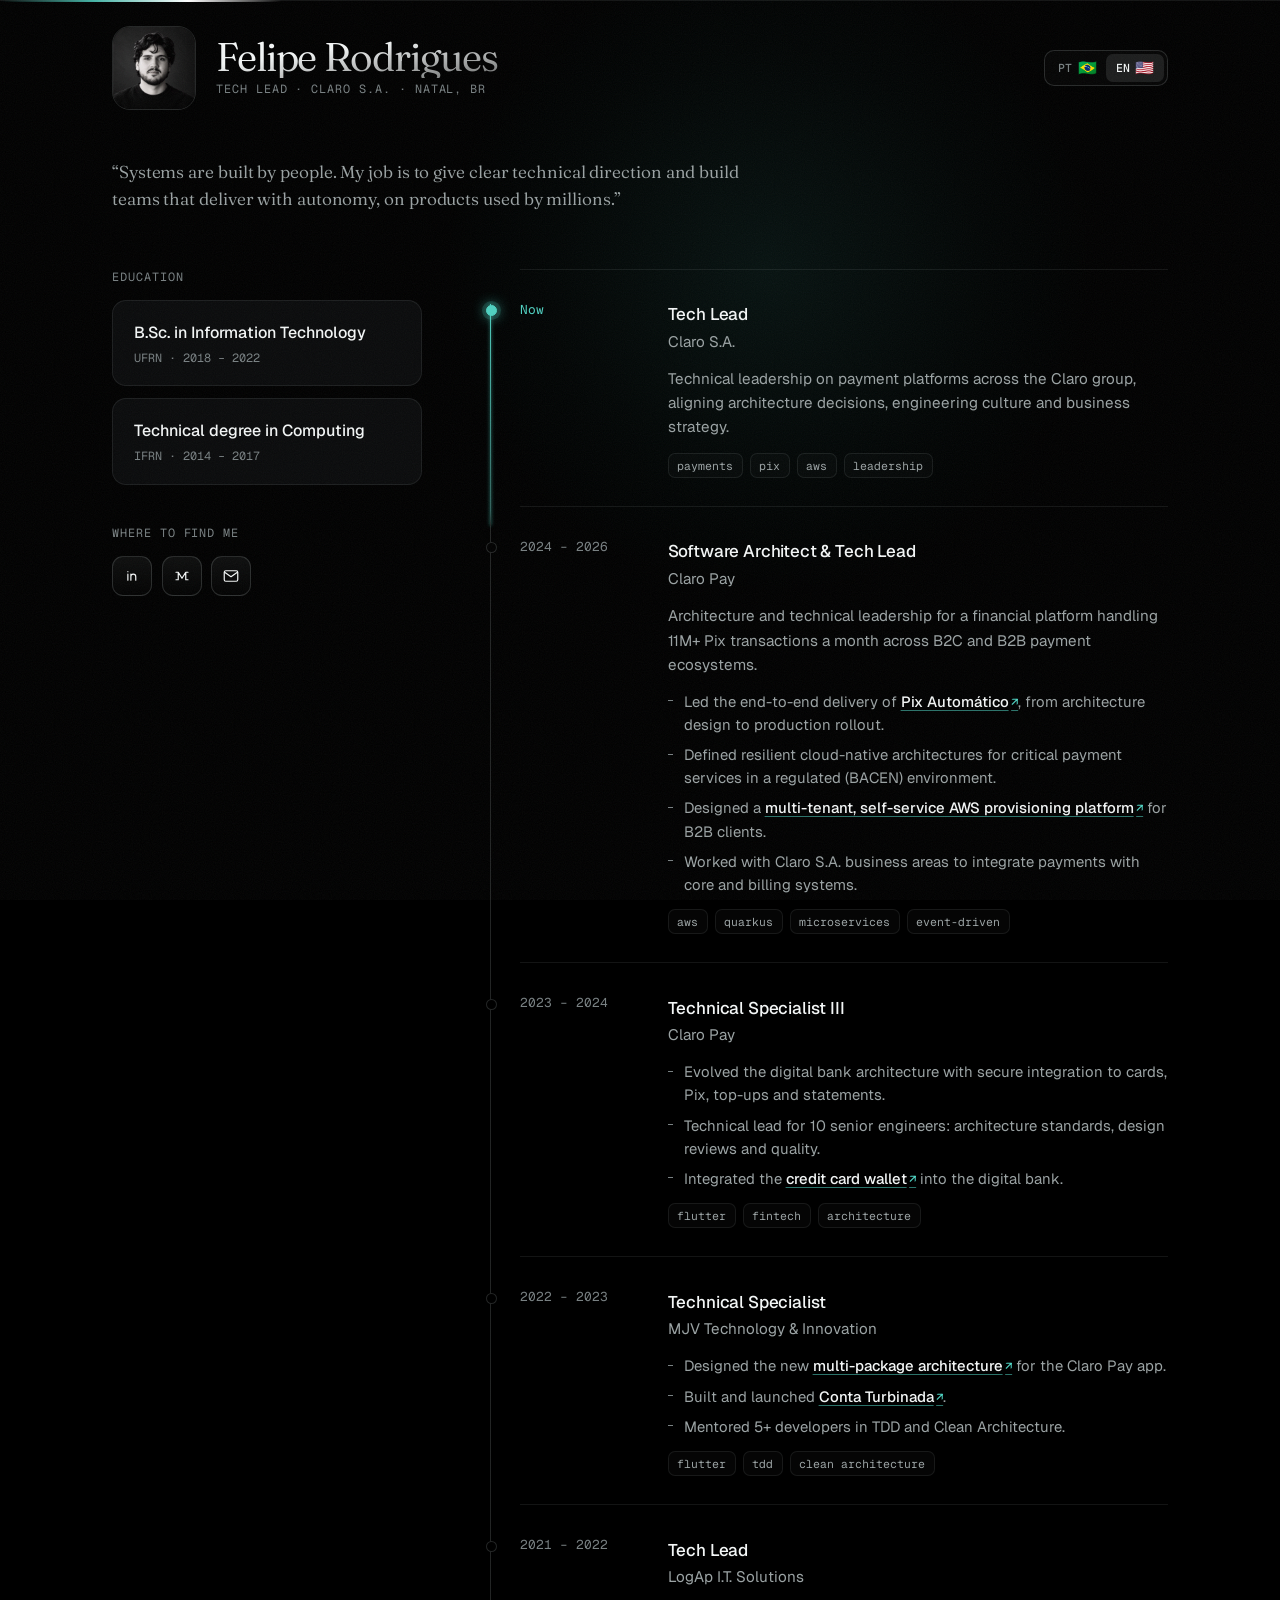
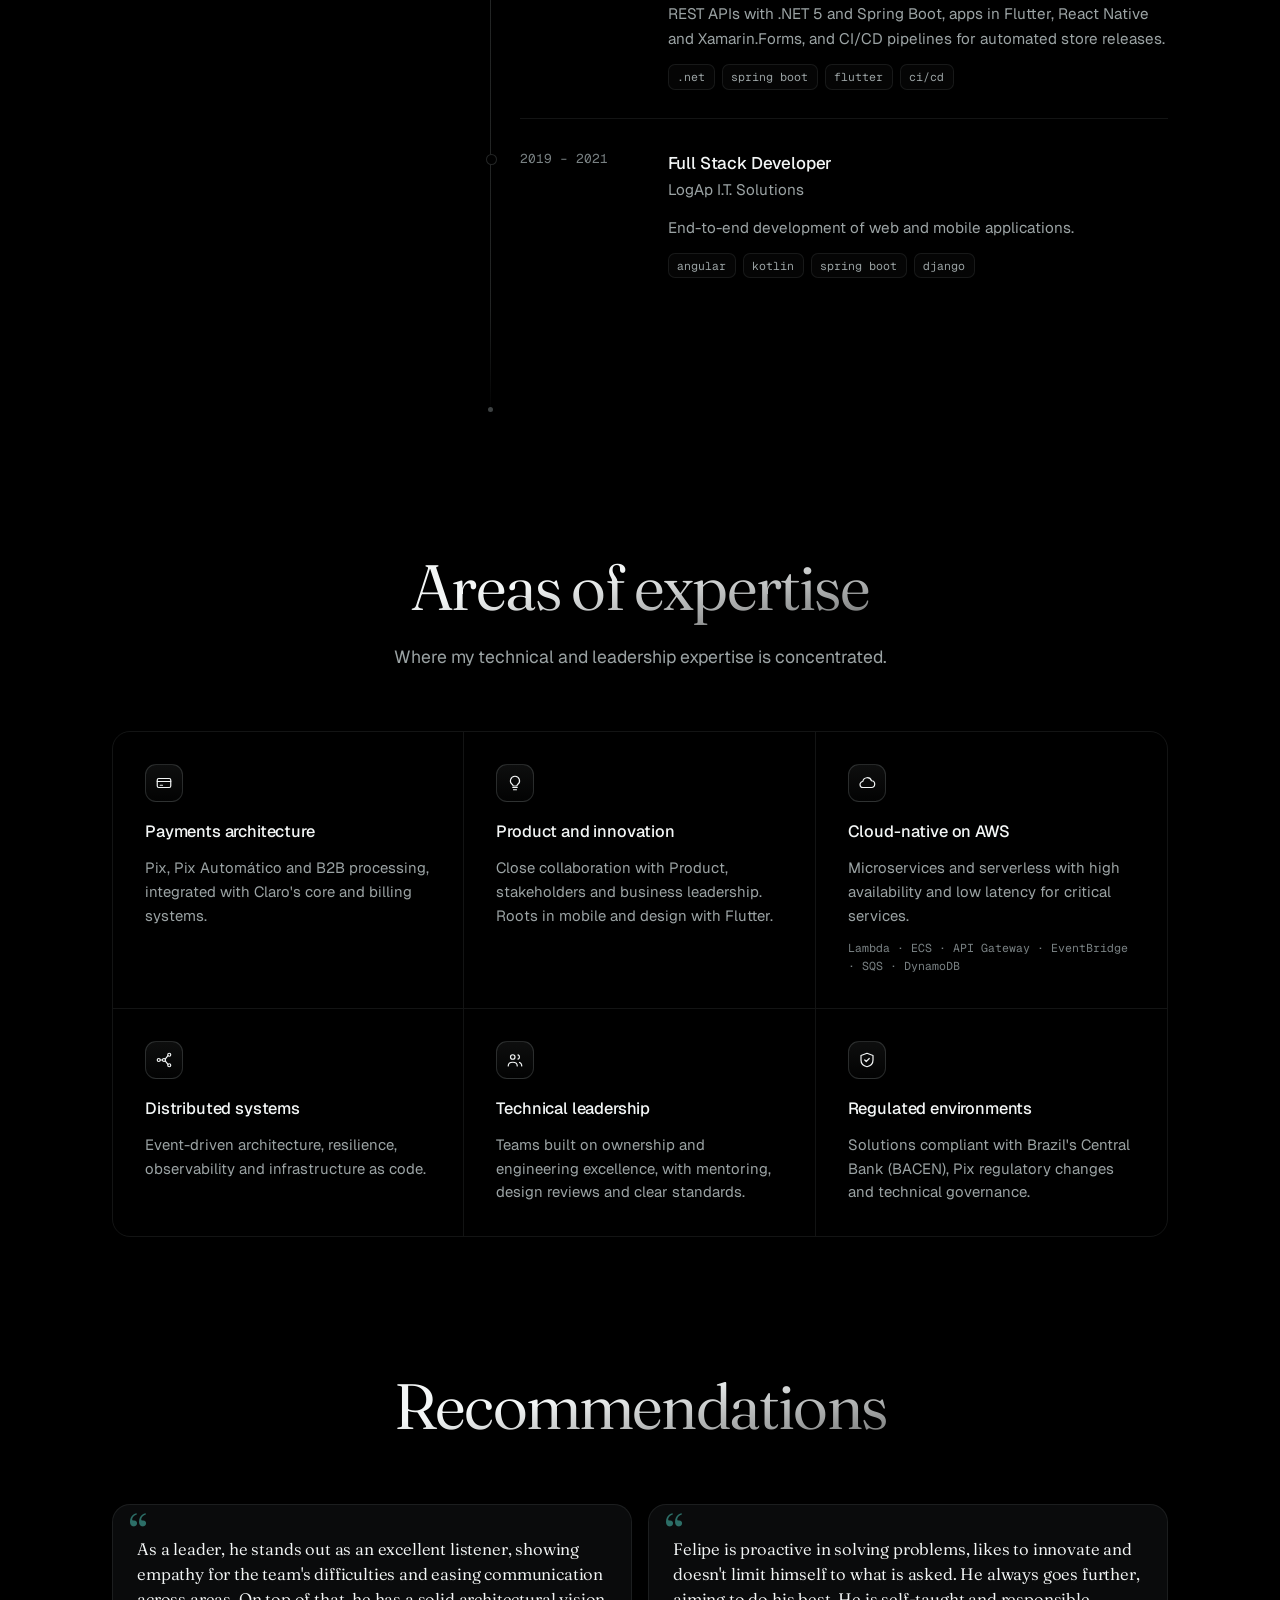
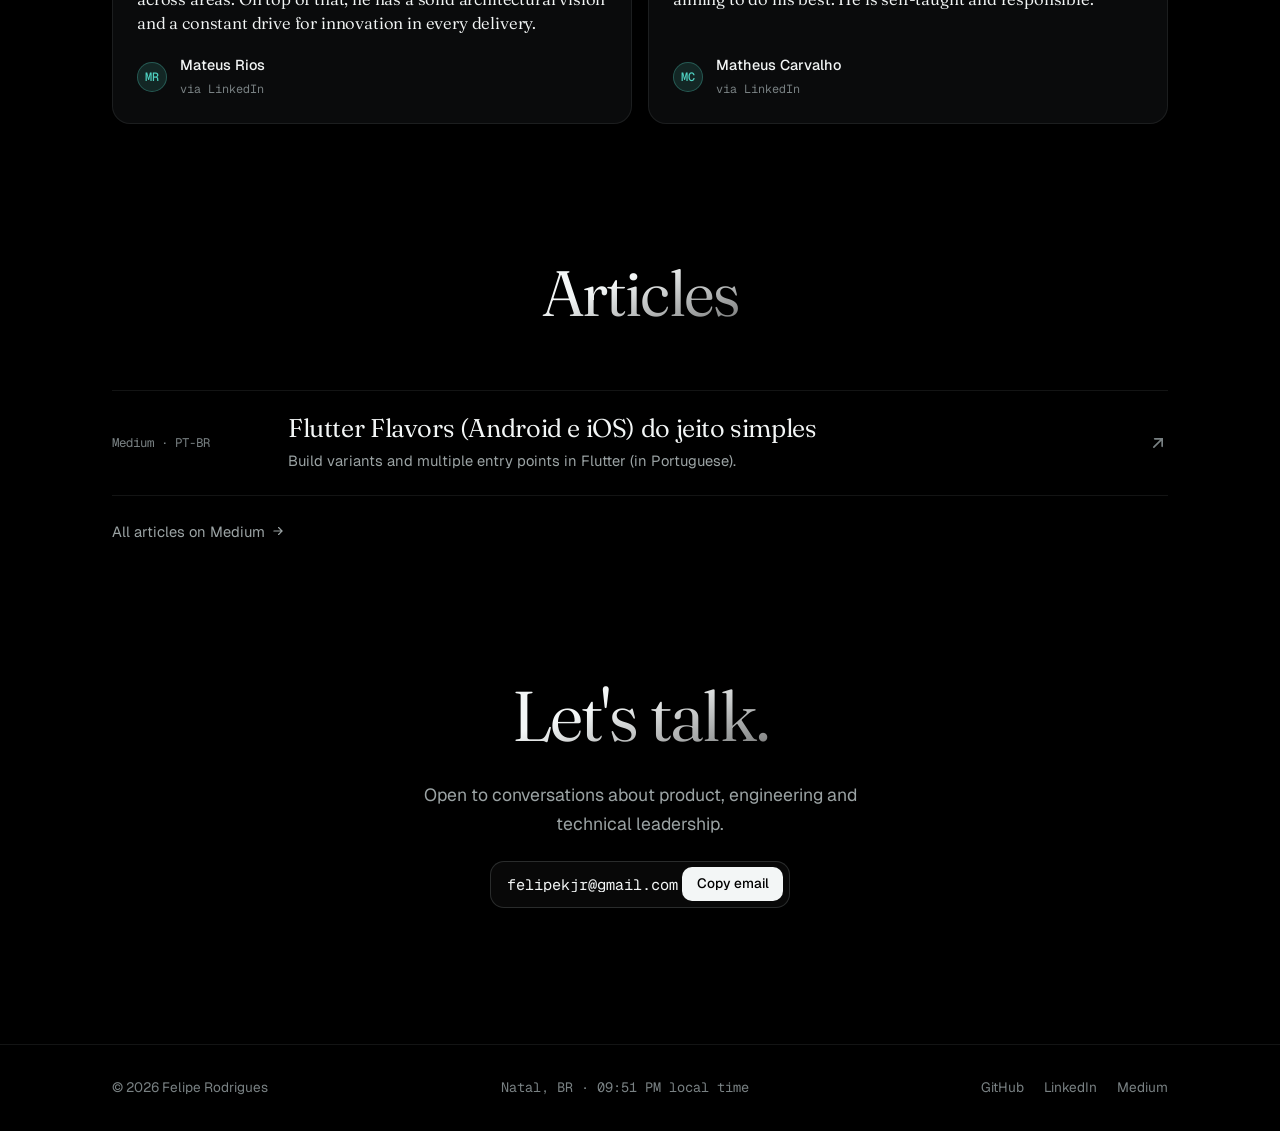
<file: index.html>
<!doctype html>
<html lang="pt-BR">
<head>
<meta charset="utf-8">
<meta name="viewport" content="width=device-width, initial-scale=1, viewport-fit=cover">
<meta name="description" content="Felipe Rodrigues, Líder Técnico na Claro S.A. Trajetória, áreas de atuação e contato.">
<meta property="og:title" content="Felipe Rodrigues · Líder Técnico">
<meta property="og:description" content="Líder técnico e arquiteto de software. Sistemas são construídos por pessoas: direção técnica clara e times que entregam com autonomia.">
<meta property="og:type" content="website">
<meta property="og:url" content="https://felipekjr.github.io/">
<meta name="theme-color" content="#000000">
<link rel="icon" href="data:image/svg+xml,%3Csvg xmlns='http://www.w3.org/2000/svg' viewBox='0 0 32 32'%3E%3Crect width='32' height='32' rx='8' fill='%23000'/%3E%3Ccircle cx='16' cy='16' r='7' fill='none' stroke='%234fd1c1' stroke-width='3'/%3E%3C/svg%3E">
<!-- page:start -->
<title>Felipe Rodrigues</title>
<link rel="preconnect" href="https://fonts.googleapis.com">
<link rel="preconnect" href="https://fonts.gstatic.com" crossorigin>
<link rel="stylesheet" href="https://fonts.googleapis.com/css2?family=Fraunces:ital,opsz,wght@0,9..144,300..600;1,9..144,300..600&family=Geist:wght@400;500;600&family=Geist+Mono:wght@400;500&display=swap">
<link rel="stylesheet" href="assets/style.css?v=14">
</head>
<body>
<div class="ambient" aria-hidden="true"><i class="ambient-glow"></i><i class="ambient-beam"></i></div>

<main>
  <header class="wrap masthead">
    <div class="who">
      <figure class="portrait"><img src="assets/felipe.jpg" alt="Foto de Felipe Rodrigues" width="480" height="480"></figure>
      <div>
        <h1 class="serif name-title">Felipe Rodrigues</h1>
        <p class="eyebrow role" data-i18n="role">Líder Técnico · Claro S.A. · Natal, BR</p>
      </div>
    </div>
    <div class="lang" role="group" aria-label="Idioma / Language">
      <button type="button" id="lang-pt" data-lang="pt" aria-pressed="true">PT<span class="flag" aria-hidden="true">🇧🇷</span></button>
      <button type="button" id="lang-en" data-lang="en" aria-pressed="false">EN<span class="flag" aria-hidden="true">🇺🇸</span></button>
    </div>
    <p class="bio" data-i18n="about.q">“Sistemas são construídos por pessoas. Meu trabalho é dar direção técnica clara e formar times que entregam com autonomia, em produtos usados por milhões.”</p>
  </header>

  <!-- Career: intro on the left, timeline on the right -->
  <section class="block intro" id="trajetoria">
    <div class="wrap xp-grid">
      <aside class="xp-side">
        <span class="eyebrow" data-i18n="side.edu">Formação</span>
        <ul class="edu-grid">
          <li><span class="t" data-i18n="e1.t">Bacharelado em Tecnologia da Informação</span><span class="d">UFRN · 2018 – 2022</span></li>
          <li><span class="t" data-i18n="e2.t">Técnico em Informática</span><span class="d">IFRN · 2014 – 2017</span></li>
        </ul>

        <span class="eyebrow find-title" data-i18n="side.find">Onde me encontrar</span>
        <ul class="find">
          <li><a class="ico" href="https://www.linkedin.com/in/felipekjr/" target="_blank" rel="noopener" aria-label="LinkedIn" title="LinkedIn"><svg viewBox="0 0 24 24"><path d="M6.5 9.5v8M6.5 6.2v.1M10.5 17.5v-8M10.5 12.8c0-1.9 1.3-3.3 3.2-3.3 2 0 3.3 1.4 3.3 3.5v4.5"/></svg></a></li>
          <li><a class="ico" href="https://medium.com/@felipekjr" target="_blank" rel="noopener" aria-label="Medium" title="Medium"><svg viewBox="0 0 24 24"><path d="M4 7h3l5 8 5-8h3M7 7v10M17 7v10M4 17h3M17 17h3"/></svg></a></li>
          <li><button class="ico" type="button" id="copy-email-side" aria-label="Copiar e-mail" title="felipekjr@gmail.com"><svg viewBox="0 0 24 24"><rect x="3" y="5" width="18" height="14" rx="2"/><path d="m3.5 7 8.5 6 8.5-6"/></svg><span class="tip" data-i18n="cta.copied">Copiado!</span></button></li>
        </ul>
      </aside>

      <ol class="tl" id="timeline">
        <li>
          <div class="when"><span class="now" data-i18n="xp.now">Atual</span></div>
          <div class="main">
            <div class="who"><span class="role" data-i18n="x1.role">Líder Técnico</span><span class="org">Claro S.A.</span></div>
            <p data-i18n="x1.d">Liderança técnica em plataformas de pagamento do grupo Claro, alinhando decisões de arquitetura, cultura de engenharia e estratégia de negócio.</p>
            <ul class="tags"><li>payments</li><li>pix</li><li>aws</li><li data-i18n="tag.lead">liderança</li></ul>
          </div>
        </li>
        <li>
          <div class="when">2024 – 2026</div>
          <div class="main">
            <div class="who"><span class="role" data-i18n="x2.role">Arquiteto de Software e Tech Lead</span><span class="org">Claro Pay</span></div>
            <p data-i18n="x2.d">Arquitetura e liderança técnica de uma plataforma financeira com 11M+ transações Pix por mês, em ecossistemas de pagamento B2C e B2B.</p>
            <ul class="pts" data-i18n="x2.pts">
              <li>Liderou a implementação end-to-end do <a class="ini" href="iniciativas/pix-automatico.html">Pix Automático</a>, do desenho da arquitetura ao rollout em produção.</li>
              <li>Definiu arquiteturas cloud-native resilientes para serviços críticos de pagamento em ambiente regulado (BACEN).</li>
              <li>Projetou uma <a class="ini" href="iniciativas/multi-tenant.html">plataforma multi-tenant de auto-provisionamento AWS</a> para clientes B2B.</li>
              <li>Atuou junto às áreas de negócio da Claro S.A., integrando pagamentos aos sistemas core e faturadores.</li>
            </ul>
            <ul class="tags"><li>aws</li><li>quarkus</li><li>microservices</li><li>event-driven</li></ul>
          </div>
        </li>
        <li>
          <div class="when">2023 – 2024</div>
          <div class="main">
            <div class="who"><span class="role" data-i18n="x3.role">Especialista Técnico III</span><span class="org">Claro Pay</span></div>
            <ul class="pts" data-i18n="x3.pts">
              <li>Evoluiu a arquitetura do banco digital, com integração segura a cartão, Pix, recarga e extrato.</li>
              <li>Liderança técnica de 10 engenheiros sêniores: padrões arquiteturais, design reviews e qualidade.</li>
              <li>Integração da <a class="ini" href="iniciativas/carteira-cartoes.html">carteira de cartões de crédito</a> ao banco digital.</li>
            </ul>
            <ul class="tags"><li>flutter</li><li>fintech</li><li>architecture</li></ul>
          </div>
        </li>
        <li>
          <div class="when">2022 – 2023</div>
          <div class="main">
            <div class="who"><span class="role" data-i18n="x4.role">Especialista Técnico</span><span class="org">MJV Technology &amp; Innovation</span></div>
            <ul class="pts" data-i18n="x4.pts">
              <li>Desenhou a nova <a class="ini" href="iniciativas/multi-package.html">arquitetura multi-package</a> do app Claro Pay.</li>
              <li>Desenvolveu e lançou a <a class="ini" href="iniciativas/conta-turbinada.html">Conta Turbinada</a>.</li>
              <li>Mentorou mais de 5 desenvolvedores em TDD e Clean Architecture.</li>
            </ul>
            <ul class="tags"><li>flutter</li><li>tdd</li><li>clean architecture</li></ul>
          </div>
        </li>
        <li>
          <div class="when">2021 – 2022</div>
          <div class="main">
            <div class="who"><span class="role" data-i18n="x5.role">Líder Técnico</span><span class="org">LogAp I.T. Solutions</span></div>
            <p data-i18n="x5.d">APIs REST com .NET 5 e Spring Boot, apps em Flutter, React Native e Xamarin.Forms, e pipelines de CI/CD para publicação automatizada nas lojas.</p>
            <ul class="tags"><li>.net</li><li>spring boot</li><li>flutter</li><li>ci/cd</li></ul>
          </div>
        </li>
        <li>
          <div class="when">2019 – 2021</div>
          <div class="main">
            <div class="who"><span class="role" data-i18n="x6.role">Desenvolvedor Full Stack</span><span class="org">LogAp I.T. Solutions</span></div>
            <p data-i18n="x6.d">Desenvolvimento de ponta a ponta de aplicações web e mobile.</p>
            <ul class="tags"><li>angular</li><li>kotlin</li><li>spring boot</li><li>django</li></ul>
          </div>
        </li>
      </ol>
    </div>
  </section>

  <!-- Expertise -->
  <section class="block" id="atuacao" style="padding-top:0">
    <div class="wrap">
      <div class="head center reveal">
        <h2 class="serif" data-i18n="exp.title">Áreas de atuação</h2>
        <p class="lede" data-i18n="exp.lede">Onde concentro minha especialidade técnica e de liderança.</p>
      </div>
      <div class="grid-6 reveal">
        <div class="cell spot">
          <span class="ico" aria-hidden="true"><svg viewBox="0 0 24 24"><rect x="3" y="6" width="18" height="12" rx="2"/><path d="M3 10h18"/><path d="M7 15h3"/></svg></span>
          <h3 data-i18n="c1.t">Arquitetura de pagamentos</h3>
          <p data-i18n="c1.d">Pix, Pix Automático e processamento B2B, integrados aos sistemas core e faturadores da Claro.</p>
        </div>
        <div class="cell spot">
          <span class="ico" aria-hidden="true"><svg viewBox="0 0 24 24"><path d="M9 18h6"/><path d="M10 21h4"/><path d="M12 3a6 6 0 0 0-3.5 10.9c.6.5 1 1.2 1 2.1h5c0-.9.4-1.6 1-2.1A6 6 0 0 0 12 3Z"/></svg></span>
          <h3 data-i18n="c6.t">Produto e inovação</h3>
          <p data-i18n="c6.d">Colaboração próxima com Produto, stakeholders e negócio. Origem em mobile e design com Flutter.</p>
        </div>
        <div class="cell spot">
          <span class="ico" aria-hidden="true"><svg viewBox="0 0 24 24"><path d="M7 18a4 4 0 0 1-.6-8A6 6 0 0 1 18 9a4.5 4.5 0 0 1-.5 9H7Z"/></svg></span>
          <h3 data-i18n="c2.t">Cloud-native na AWS</h3>
          <p data-i18n="c2.d">Microsserviços e serverless com alta disponibilidade e baixa latência para serviços críticos.</p>
          <span class="stack">Lambda · ECS · API Gateway · EventBridge · SQS · DynamoDB</span>
        </div>
        <div class="cell spot">
          <span class="ico" aria-hidden="true"><svg viewBox="0 0 24 24"><circle cx="5" cy="12" r="2"/><circle cx="19" cy="5" r="2"/><circle cx="19" cy="19" r="2"/><circle cx="12" cy="12" r="2"/><path d="M7 12h3M13.6 10.8 17.3 6.3M13.6 13.2l3.7 4.5"/></svg></span>
          <h3 data-i18n="c3.t">Sistemas distribuídos</h3>
          <p data-i18n="c3.d">Arquitetura orientada a eventos, resiliência, observabilidade e infraestrutura como código.</p>
        </div>
        <div class="cell spot">
          <span class="ico" aria-hidden="true"><svg viewBox="0 0 24 24"><circle cx="9" cy="8" r="3"/><path d="M3 20c0-3.3 2.7-5 6-5s6 1.7 6 5"/><path d="M16 5.2a3 3 0 0 1 0 5.6"/><path d="M18 15.3c1.8.6 3 2 3 4.7"/></svg></span>
          <h3 data-i18n="c5.t">Liderança técnica</h3>
          <p data-i18n="c5.d">Times construídos sobre ownership e excelência técnica, com mentoria, design reviews e padrões claros.</p>
        </div>
        <div class="cell spot">
          <span class="ico" aria-hidden="true"><svg viewBox="0 0 24 24"><path d="M12 3 4 6v6c0 4.5 3.4 8 8 9 4.6-1 8-4.5 8-9V6l-8-3Z"/><path d="m9 12 2 2 4-4"/></svg></span>
          <h3 data-i18n="c4.t">Ambientes regulados</h3>
          <p data-i18n="c4.d">Soluções aderentes ao BACEN, adequações regulatórias do Pix e governança técnica.</p>
        </div>
      </div>
    </div>
  </section>

  <!-- Recommendations -->
  <section class="block" id="recomendacoes" style="padding-top:0">
    <div class="wrap">
      <div class="head center reveal">
        <h2 class="serif" data-i18n="rec.title">Recomendações</h2>
      </div>
      <div class="quotes">
        <figure class="quote spot reveal">
          <blockquote data-i18n="q1">Como líder, destaca-se por ser um excelente ouvinte, demonstrando empatia pelas dificuldades do time e facilitando a comunicação entre diferentes áreas. Aliado a isso, possui uma visão arquitetural de software sólida e uma busca constante por inovação a cada entrega.</blockquote>
          <figcaption><span class="av" aria-hidden="true">MR</span><div><b>Mateus Rios</b><span data-i18n="rec.via">via LinkedIn</span></div></figcaption>
        </figure>
        <figure class="quote spot reveal">
          <blockquote data-i18n="q2">O Felipe é pró-ativo na resolução de problemas, gosta de inovar e não se atém ao que é pedido, sempre vai além, buscando fazer o melhor. É autodidata e responsável.</blockquote>
          <figcaption><span class="av" aria-hidden="true">MC</span><div><b>Matheus Carvalho</b><span data-i18n="rec.via">via LinkedIn</span></div></figcaption>
        </figure>
      </div>
      <p class="quote-note" hidden></p>
    </div>
  </section>

  <!-- Articles -->
  <section class="block" id="artigos" style="padding-top:0">
    <div class="wrap reveal">
      <div class="head center">
        <h2 class="serif" data-i18n="os.title">Artigos</h2>
      </div>
      <div class="rows">
        <a class="row" href="https://medium.com/@felipekjr/variantes-de-build-com-flutter-android-e-ios-a5552bb429ae" target="_blank" rel="noopener">
          <span class="kind">Medium · PT-BR</span>
          <div><div class="t">Flutter Flavors (Android e iOS) do jeito simples</div><div class="d" data-i18n="os.a1">Variantes de build e múltiplos pontos de entrada no Flutter.</div></div>
          <svg viewBox="0 0 24 24" fill="none" stroke="currentColor" stroke-width="2" stroke-linecap="round" aria-hidden="true"><path d="M7 17 17 7M8 7h9v9"/></svg>
        </a>
      </div>
      <a class="more" href="https://medium.com/@felipekjr" target="_blank" rel="noopener"><span data-i18n="os.more">Todos os artigos no Medium</span> <svg viewBox="0 0 24 24" fill="none" stroke="currentColor" stroke-width="2" stroke-linecap="round" aria-hidden="true"><path d="M5 12h14M13 6l6 6-6 6"/></svg></a>
    </div>
  </section>

  <!-- Contact -->
  <section class="block talk" id="contato" style="padding-top:0">
    <div class="wrap talk-inner">
      <h2 class="serif" data-i18n="cta.title">Vamos conversar.</h2>
      <p class="lede" data-i18n="cta.lede">Aberto a conversas sobre produto, engenharia e liderança técnica.</p>
      <div class="email">
        <span id="email-text">felipekjr@gmail.com</span>
        <button class="btn btn-primary btn-sm" id="copy-email" type="button" data-i18n="cta.copy">Copiar e-mail</button>
      </div>
      <span class="sr-status" id="status" role="status" aria-live="polite"></span>
    </div>
  </section>
</main>

<footer>
  <div class="wrap foot">
    <span>© <span id="year">2026</span> Felipe Rodrigues</span>
    <span class="clock" id="clock">Natal, BR</span>
    <nav aria-label="Social">
      <a href="https://github.com/felipekjr" target="_blank" rel="noopener">GitHub</a>
      <a href="https://www.linkedin.com/in/felipekjr/" target="_blank" rel="noopener">LinkedIn</a>
      <a href="https://medium.com/@felipekjr" target="_blank" rel="noopener">Medium</a>
    </nav>
  </div>
</footer>

<script>

(() => {
  const $ = (s, r = document) => r.querySelector(s);
  const $$ = (s, r = document) => [...r.querySelectorAll(s)];

  const EN = {
    "about.q": "“Systems are built by people. My job is to give clear technical direction and build teams that deliver with autonomy, on products used by millions.”",
    "role": "Tech Lead · Claro S.A. · Natal, BR",
    "exp.title": "Areas of expertise",
    "exp.lede": "Where my technical and leadership expertise is concentrated.",
    "c1.t": "Payments architecture", "c1.d": "Pix, Pix Automático and B2B processing, integrated with Claro's core and billing systems.",
    "c2.t": "Cloud-native on AWS", "c2.d": "Microservices and serverless with high availability and low latency for critical services.",
    "c3.t": "Distributed systems", "c3.d": "Event-driven architecture, resilience, observability and infrastructure as code.",
    "c4.t": "Regulated environments", "c4.d": "Solutions compliant with Brazil's Central Bank (BACEN), Pix regulatory changes and technical governance.",
    "c5.t": "Technical leadership", "c5.d": "Teams built on ownership and engineering excellence, with mentoring, design reviews and clear standards.",
    "c6.t": "Product and innovation", "c6.d": "Close collaboration with Product, stakeholders and business leadership. Roots in mobile and design with Flutter.",
    "xp.now": "Now", "tag.lead": "leadership",
    "e1.t": "B.Sc. in Information Technology", "e2.t": "Technical degree in Computing",
    "side.edu": "Education", "side.find": "Where to find me", "find.mail": "Email",
    "x1.role": "Tech Lead", "x1.d": "Technical leadership on payment platforms across the Claro group, aligning architecture decisions, engineering culture and business strategy.",
    "x2.role": "Software Architect & Tech Lead", "x2.d": "Architecture and technical leadership for a financial platform handling 11M+ Pix transactions a month across B2C and B2B payment ecosystems.",
    "x2.pts": "<li>Led the end-to-end delivery of <a class=\"ini\" href=\"iniciativas/pix-automatico.html\">Pix Automático</a>, from architecture design to production rollout.</li><li>Defined resilient cloud-native architectures for critical payment services in a regulated (BACEN) environment.</li><li>Designed a <a class=\"ini\" href=\"iniciativas/multi-tenant.html\">multi-tenant, self-service AWS provisioning platform</a> for B2B clients.</li><li>Worked with Claro S.A. business areas to integrate payments with core and billing systems.</li>",
    "x3.role": "Technical Specialist III",
    "x3.pts": "<li>Evolved the digital bank architecture with secure integration to cards, Pix, top-ups and statements.</li><li>Technical lead for 10 senior engineers: architecture standards, design reviews and quality.</li><li>Integrated the <a class=\"ini\" href=\"iniciativas/carteira-cartoes.html\">credit card wallet</a> into the digital bank.</li>",
    "x4.role": "Technical Specialist",
    "x4.pts": "<li>Designed the new <a class=\"ini\" href=\"iniciativas/multi-package.html\">multi-package architecture</a> for the Claro Pay app.</li><li>Built and launched <a class=\"ini\" href=\"iniciativas/conta-turbinada.html\">Conta Turbinada</a>.</li><li>Mentored 5+ developers in TDD and Clean Architecture.</li>",
    "x5.role": "Tech Lead", "x5.d": "REST APIs with .NET 5 and Spring Boot, apps in Flutter, React Native and Xamarin.Forms, and CI/CD pipelines for automated store releases.",
    "x6.role": "Full Stack Developer", "x6.d": "End-to-end development of web and mobile applications.",
    "rec.title": "Recommendations",
    "q1": "As a leader, he stands out as an excellent listener, showing empathy for the team's difficulties and easing communication across areas. On top of that, he has a solid architectural vision and a constant drive for innovation in every delivery.",
    "q2": "Felipe is proactive in solving problems, likes to innovate and doesn't limit himself to what is asked. He always goes further, aiming to do his best. He is self-taught and responsible.",
    "rec.via": "via LinkedIn",
    "os.title": "Articles",
    "os.a1": "Build variants and multiple entry points in Flutter (in Portuguese).",
    "os.more": "All articles on Medium",
    "cta.title": "Let's talk.",
    "cta.lede": "Open to conversations about product, engineering and technical leadership.",
    "cta.copy": "Copy email", "cta.copied": "Copied!"
  };

  const nodes = $$("[data-i18n]");
  const PT = Object.fromEntries(nodes.map(n => [n.dataset.i18n, n.innerHTML]));
  PT["cta.copied"] = "Copiado!";
  let lang = "pt";
  const T = (k) => (lang === "en" ? EN : PT)[k];

  // Local time in Natal
  const clock = $("#clock");
  const tick = () => {
    try {
      const t = new Intl.DateTimeFormat(lang === "en" ? "en-US" : "pt-BR", { timeZone: "America/Fortaleza", hour: "2-digit", minute: "2-digit" }).format(new Date());
      clock.textContent = "Natal, BR · " + t + (lang === "en" ? " local time" : " horário local");
    } catch (e) {}
  };
  setInterval(tick, 30000);
  $("#year").textContent = new Date().getFullYear();

  const setLang = (l) => {
    lang = l;
    const dict = l === "en" ? EN : PT;
    nodes.forEach(n => { const v = dict[n.dataset.i18n]; if (v != null) n.innerHTML = v; });
    document.documentElement.lang = l === "en" ? "en" : "pt-BR";
    $$(".lang button").forEach(b => b.setAttribute("aria-pressed", String(b.dataset.lang === l)));
    try { localStorage.setItem("lang", l); } catch (e) {}
    tick();
  };
  let saved = null;
  try { saved = localStorage.getItem("lang"); } catch (e) {}
  const initial = saved === "en" || saved === "pt" ? saved : ((navigator.language || "pt").toLowerCase().startsWith("pt") ? "pt" : "en");
  $$(".lang button").forEach(b => b.addEventListener("click", () => setLang(b.dataset.lang)));

  /* ================= Timeline progress ================= */
  const tl = $("#timeline");
  const items = $$("#timeline > li");
  let tlQueued = false;
  const tlUpdate = () => {
    tlQueued = false;
    const r = tl.getBoundingClientRect();
    const mark = window.innerHeight * .55;
    tl.style.setProperty("--fill", Math.max(0, Math.min(1, (mark - r.top) / r.height)).toFixed(4));
    items.forEach(li => li.classList.toggle("on", li.getBoundingClientRect().top + 36 < mark));
  };
  window.addEventListener("scroll", () => { if (!tlQueued) { tlQueued = true; requestAnimationFrame(tlUpdate); } }, { passive: true });
  tlUpdate();

  /* ================= Clipboard ================= */
  const status = $("#status");
  const selectText = (el) => { const r = document.createRange(); r.selectNodeContents(el); const s = window.getSelection(); s.removeAllRanges(); s.addRange(r); };
  const copy = (text, el) => {
    if (navigator.clipboard && navigator.clipboard.writeText) {
      return navigator.clipboard.writeText(text).then(() => { status.textContent = T("cta.copied"); return true; }).catch(() => { selectText(el); return false; });
    }
    selectText(el); return Promise.resolve(false);
  };
  const sideBtn = $("#copy-email-side");
  sideBtn.addEventListener("click", () => {
    copy("felipekjr@gmail.com", $("#email-text")).then(ok => {
      if (!ok) return;
      sideBtn.classList.add("done");
      setTimeout(() => sideBtn.classList.remove("done"), 1600);
    });
  });
  const emailBtn = $("#copy-email");
  emailBtn.addEventListener("click", () => {
    const el = $("#email-text");
    copy(el.textContent.trim(), el).then(ok => {
      if (!ok) return;
      emailBtn.textContent = T("cta.copied");
      setTimeout(() => { emailBtn.textContent = T("cta.copy"); }, 1800);
    });
  });
  /* ================= Spotlight ================= */
  $$(".spot").forEach(el => {
    el.addEventListener("pointermove", (e) => {
      const r = el.getBoundingClientRect();
      el.style.setProperty("--mx", (e.clientX - r.left) + "px");
      el.style.setProperty("--my", (e.clientY - r.top) + "px");
    });
  });

  // Inside an embed (the preview) the outer page keeps its scroll position across navigations; ask to be shown from the top or from the hash target
  const jump = () => {
    const el = location.hash && document.getElementById(location.hash.slice(1));
    if (el || window.top !== window.self) (el || document.documentElement).scrollIntoView({ block: "start" });
  };
  window.addEventListener("load", jump);

  // Ambient glow follows the pointer, softly
  const glow = $(".ambient-glow");
  let gq = false, gx = 0, gy = 0;
  window.addEventListener("pointermove", (e) => {
    gx = e.clientX; gy = e.clientY;
    if (!gq) { gq = true; requestAnimationFrame(() => { gq = false; glow.style.setProperty("--gx", gx + "px"); glow.style.setProperty("--gy", gy + "px"); }); }
  }, { passive: true });

  // Content rises into view as it scrolls in (once), with a small stagger between siblings
  const fx = document.querySelectorAll(".masthead .who, .masthead .lang, .bio, .tl > li, .head, .edu-grid > li, .find > li, .cell, .quote, .row, .more, .talk-inner");
  const motionOK = !matchMedia("(prefers-reduced-motion: reduce)").matches;
  if (motionOK && "IntersectionObserver" in window) {
    fx.forEach(el => { el.classList.add("fx"); const i = [...el.parentElement.children].indexOf(el); el.style.transitionDelay = Math.min(i, 8) * 60 + "ms"; });
    const io = new IntersectionObserver((entries) => {
      entries.forEach(en => { if (en.isIntersecting) { en.target.classList.add("in"); io.unobserve(en.target); } });
    }, { threshold: .12, rootMargin: "0px 0px -6% 0px" });
    fx.forEach(el => io.observe(el));
  }

  setLang(initial);
})();

</script>
</body>
</html>
</file>
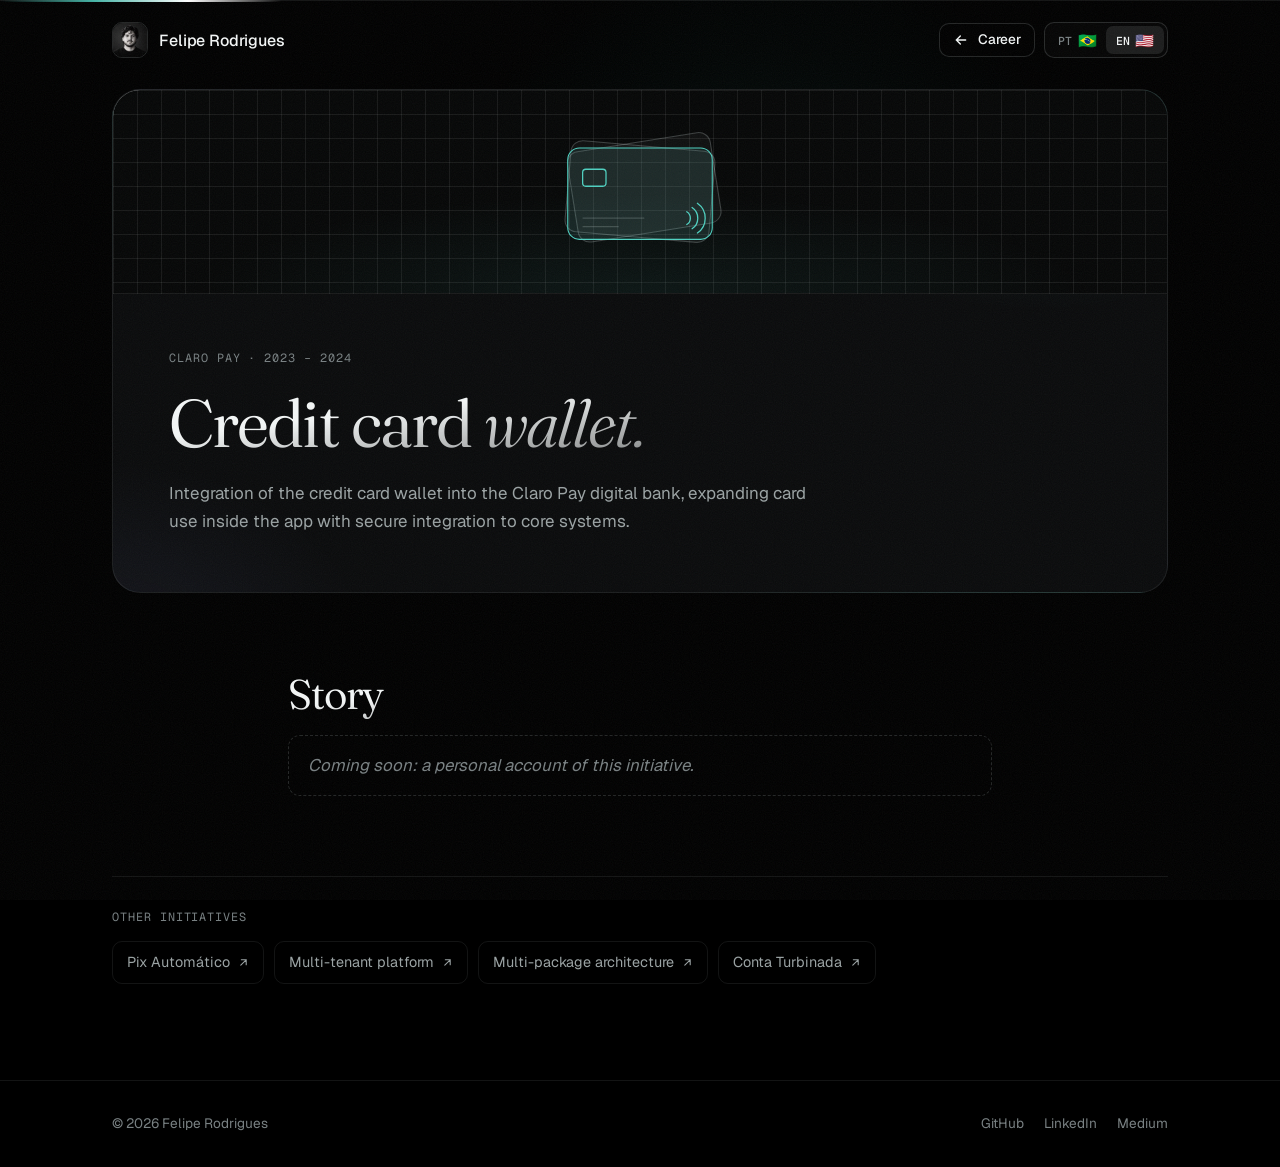
<file: iniciativas/carteira-cartoes.html>
<!doctype html>
<html lang="pt-BR">
<head>
<meta charset="utf-8">
<meta name="viewport" content="width=device-width, initial-scale=1, viewport-fit=cover">
<meta name="description" content="Integração da carteira de cartões de crédito ao banco digital da Claro Pay, ampliando o uso de cartões dentro do app com integração segura aos sistemas core.">
<meta property="og:title" content="Carteira de cartões de crédito. · Felipe Rodrigues">
<meta property="og:type" content="article">
<meta name="theme-color" content="#000000">
<link rel="icon" href="data:image/svg+xml,%3Csvg xmlns='http://www.w3.org/2000/svg' viewBox='0 0 32 32'%3E%3Crect width='32' height='32' rx='8' fill='%23000'/%3E%3Ccircle cx='16' cy='16' r='7' fill='none' stroke='%234fd1c1' stroke-width='3'/%3E%3C/svg%3E">
<title>Carteira de cartões de crédito. · Felipe Rodrigues</title>
<link rel="preconnect" href="https://fonts.googleapis.com">
<link rel="preconnect" href="https://fonts.gstatic.com" crossorigin>
<link rel="stylesheet" href="https://fonts.googleapis.com/css2?family=Fraunces:ital,opsz,wght@0,9..144,300..600;1,9..144,300..600&family=Geist:wght@400;500;600&family=Geist+Mono:wght@400;500&display=swap">
<link rel="stylesheet" href="../assets/style.css?v=14">
</head>
<body class="detail">
<div class="ambient" aria-hidden="true"><i class="ambient-glow"></i><i class="ambient-beam"></i></div>

<header class="wrap top">
  <a class="who" href="../index.html"><img class="avatar" src="[data-uri]" alt="" width="96" height="96"><span class="name">Felipe Rodrigues</span></a>
  <div class="top-right">
    <a class="btn btn-ghost btn-sm" href="../index.html"><svg viewBox="0 0 24 24" fill="none" stroke="currentColor" stroke-width="2" stroke-linecap="round" aria-hidden="true"><path d="M19 12H5M11 6l-6 6 6 6"/></svg><span data-i18n="back">Trajetória</span></a>
    <div class="lang" role="group" aria-label="Idioma / Language">
      <button type="button" data-lang="pt" aria-pressed="true">PT<span class="flag" aria-hidden="true">🇧🇷</span></button>
      <button type="button" data-lang="en" aria-pressed="false">EN<span class="flag" aria-hidden="true">🇺🇸</span></button>
    </div>
  </div>
</header>

<main class="wrap">
  <article class="case beam detail-card">
    <div class="card-vis">
      <svg class="vis" viewBox="0 0 320 150" aria-hidden="true">
      <rect class="b" x="96" y="26" width="136" height="86" rx="11" transform="rotate(-9 164 69)"/>
      <rect class="b" x="92" y="30" width="136" height="86" rx="11" transform="rotate(5 160 73)"/>
      <rect class="a" x="92" y="32" width="136" height="86" rx="11"/>
      <rect class="al" x="106" y="52" width="22" height="16" rx="3"/>
      <path class="ln" d="M106 98h58M106 106h34"/>
      <path class="al" d="M204 92a7 7 0 0 1 0 12M209 88a12 12 0 0 1 0 20M214 84a17 17 0 0 1 0 28"/>
      </svg>
    </div>
    <div class="case-copy">
      <span class="eyebrow">Claro Pay · 2023 – 2024</span>
      <h1 class="serif" data-i18n="title">Carteira de <em>cartões de crédito.</em></h1>
      <p class="lede" data-i18n="summary">Integração da carteira de cartões de crédito ao banco digital da Claro Pay, ampliando o uso de cartões dentro do app com integração segura aos sistemas core.</p>
    </div>
  </article>

  <!-- Relato pessoal: substitua o parágrafo .placeholder pelo seu texto (pode usar vários <p>). Para o inglês, edite "story.p" no EN abaixo. -->
  <section class="story">
    <h2 class="serif" data-i18n="story.h">Relato</h2>
    <p class="placeholder" data-i18n="story.p">Em breve: um relato pessoal sobre esta iniciativa.</p>
  </section>

  <nav class="others" aria-label="Outras iniciativas">
    <span class="eyebrow" data-i18n="others.h">Outras iniciativas</span>
    <ul>
          <li><a href="pix-automatico.html"><span data-i18n="o.pix-automatico">Pix Automático</span> <svg viewBox="0 0 24 24" fill="none" stroke="currentColor" stroke-width="2" stroke-linecap="round" aria-hidden="true"><path d="M7 17 17 7M8 7h9v9"/></svg></a></li>
          <li><a href="multi-tenant.html"><span data-i18n="o.multi-tenant">Plataforma multi-tenant</span> <svg viewBox="0 0 24 24" fill="none" stroke="currentColor" stroke-width="2" stroke-linecap="round" aria-hidden="true"><path d="M7 17 17 7M8 7h9v9"/></svg></a></li>
          <li><a href="multi-package.html"><span data-i18n="o.multi-package">Arquitetura multi-package</span> <svg viewBox="0 0 24 24" fill="none" stroke="currentColor" stroke-width="2" stroke-linecap="round" aria-hidden="true"><path d="M7 17 17 7M8 7h9v9"/></svg></a></li>
          <li><a href="conta-turbinada.html"><span data-i18n="o.conta-turbinada">Conta Turbinada</span> <svg viewBox="0 0 24 24" fill="none" stroke="currentColor" stroke-width="2" stroke-linecap="round" aria-hidden="true"><path d="M7 17 17 7M8 7h9v9"/></svg></a></li>
    </ul>
  </nav>
</main>

<footer>
  <div class="wrap foot">
    <span>© <span class="year">2026</span> Felipe Rodrigues</span>
    <nav aria-label="Social">
      <a href="https://github.com/felipekjr" target="_blank" rel="noopener">GitHub</a>
      <a href="https://www.linkedin.com/in/felipekjr/" target="_blank" rel="noopener">LinkedIn</a>
      <a href="https://medium.com/@felipekjr" target="_blank" rel="noopener">Medium</a>
    </nav>
  </div>
</footer>

<script>
  window.EN = {
    "back": "Career",
    "title": "Credit card <em>wallet.</em>",
    "summary": "Integration of the credit card wallet into the Claro Pay digital bank, expanding card use inside the app with secure integration to core systems.",
    "story.h": "Story",
    "story.p": "Coming soon: a personal account of this initiative.",
    "others.h": "Other initiatives",
    "o.pix-automatico": "Pix Automático",
    "o.multi-tenant": "Multi-tenant platform",
    "o.multi-package": "Multi-package architecture",
    "o.conta-turbinada": "Conta Turbinada",
  };
</script>
<script src="../assets/detail.js"></script>
</body>
</html>
</file>
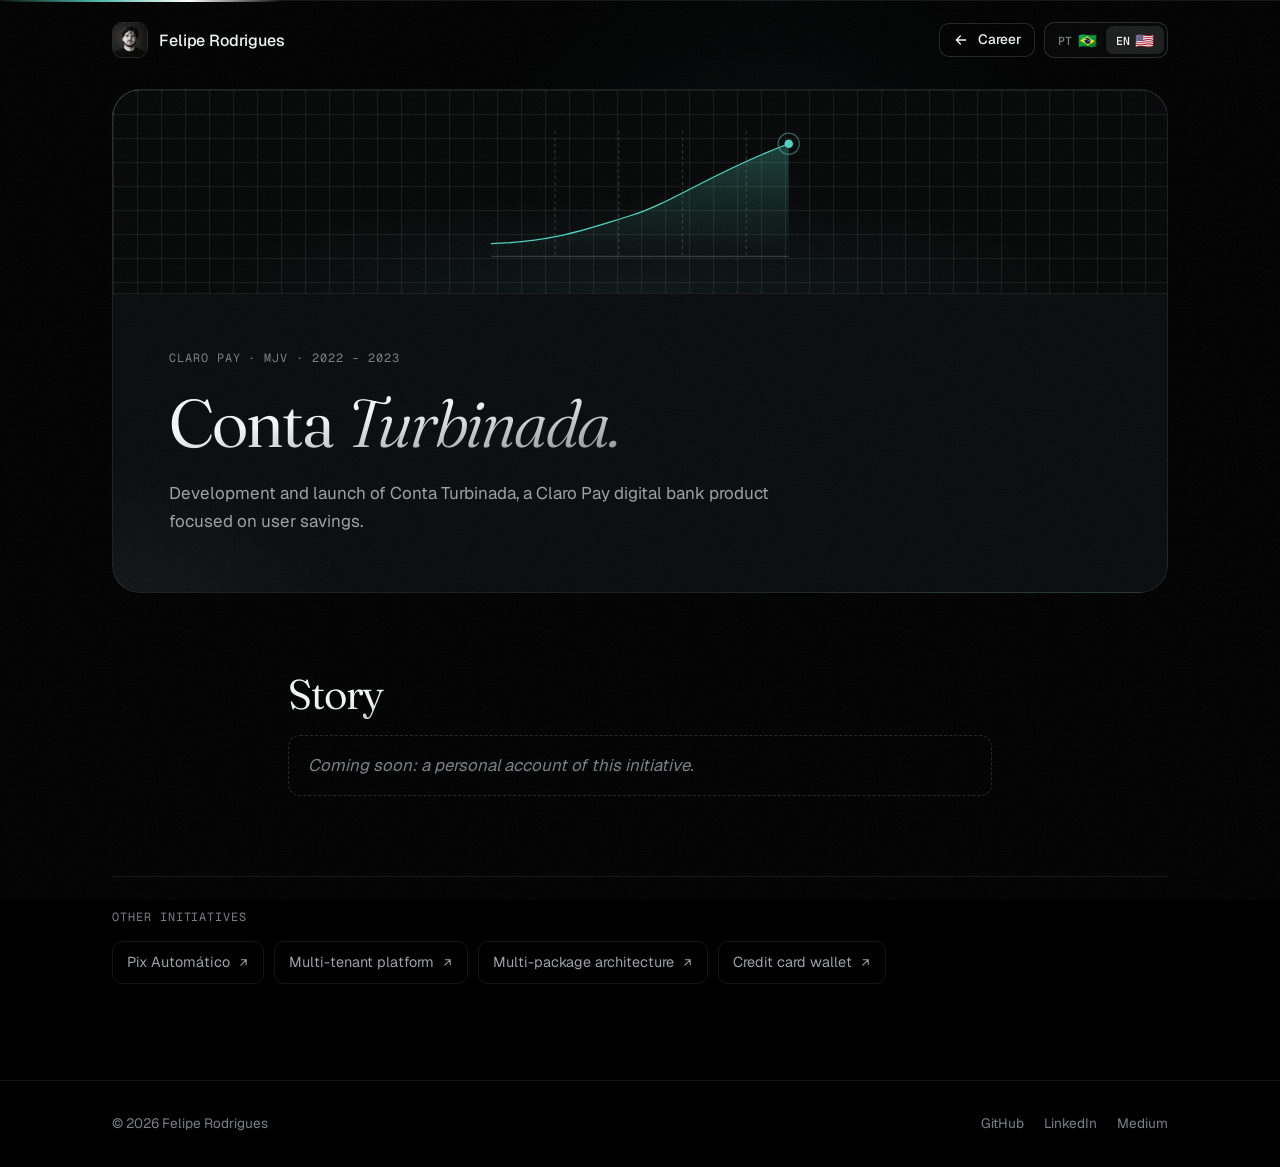
<file: iniciativas/conta-turbinada.html>
<!doctype html>
<html lang="pt-BR">
<head>
<meta charset="utf-8">
<meta name="viewport" content="width=device-width, initial-scale=1, viewport-fit=cover">
<meta name="description" content="Desenvolvimento e lançamento da Conta Turbinada, produto do banco digital da Claro Pay voltado à poupança dos usuários.">
<meta property="og:title" content="Conta Turbinada. · Felipe Rodrigues">
<meta property="og:type" content="article">
<meta name="theme-color" content="#000000">
<link rel="icon" href="data:image/svg+xml,%3Csvg xmlns='http://www.w3.org/2000/svg' viewBox='0 0 32 32'%3E%3Crect width='32' height='32' rx='8' fill='%23000'/%3E%3Ccircle cx='16' cy='16' r='7' fill='none' stroke='%234fd1c1' stroke-width='3'/%3E%3C/svg%3E">
<title>Conta Turbinada. · Felipe Rodrigues</title>
<link rel="preconnect" href="https://fonts.googleapis.com">
<link rel="preconnect" href="https://fonts.gstatic.com" crossorigin>
<link rel="stylesheet" href="https://fonts.googleapis.com/css2?family=Fraunces:ital,opsz,wght@0,9..144,300..600;1,9..144,300..600&family=Geist:wght@400;500;600&family=Geist+Mono:wght@400;500&display=swap">
<link rel="stylesheet" href="../assets/style.css?v=14">
</head>
<body class="detail">
<div class="ambient" aria-hidden="true"><i class="ambient-glow"></i><i class="ambient-beam"></i></div>

<header class="wrap top">
  <a class="who" href="../index.html"><img class="avatar" src="[data-uri]" alt="" width="96" height="96"><span class="name">Felipe Rodrigues</span></a>
  <div class="top-right">
    <a class="btn btn-ghost btn-sm" href="../index.html"><svg viewBox="0 0 24 24" fill="none" stroke="currentColor" stroke-width="2" stroke-linecap="round" aria-hidden="true"><path d="M19 12H5M11 6l-6 6 6 6"/></svg><span data-i18n="back">Trajetória</span></a>
    <div class="lang" role="group" aria-label="Idioma / Language">
      <button type="button" data-lang="pt" aria-pressed="true">PT<span class="flag" aria-hidden="true">🇧🇷</span></button>
      <button type="button" data-lang="en" aria-pressed="false">EN<span class="flag" aria-hidden="true">🇺🇸</span></button>
    </div>
  </div>
</header>

<main class="wrap">
  <article class="case beam detail-card">
    <div class="card-vis">
      <svg class="vis" viewBox="0 0 320 150" aria-hidden="true">
      <defs><linearGradient id="grow" x1="0" y1="0" x2="0" y2="1"><stop class="st0" offset="0"/><stop class="st1" offset="1"/></linearGradient></defs>
      <path class="ln dash" d="M80 16v118M140 16v118M200 16v118M260 16v118"/>
      <path class="ln" d="M20 134h280"/>
      <path d="M20 122C80 120 110 108 150 96S230 54 300 28V134H20Z" fill="url(#grow)"/>
      <path class="al" d="M20 122C80 120 110 108 150 96S230 54 300 28"/>
      <circle class="fa" cx="300" cy="28" r="4"/>
      <circle class="al" cx="300" cy="28" r="10" opacity=".45"/>
      </svg>
    </div>
    <div class="case-copy">
      <span class="eyebrow">Claro Pay · MJV · 2022 – 2023</span>
      <h1 class="serif" data-i18n="title">Conta <em>Turbinada.</em></h1>
      <p class="lede" data-i18n="summary">Desenvolvimento e lançamento da Conta Turbinada, produto do banco digital da Claro Pay voltado à poupança dos usuários.</p>
    </div>
  </article>

  <!-- Relato pessoal: substitua o parágrafo .placeholder pelo seu texto (pode usar vários <p>). Para o inglês, edite "story.p" no EN abaixo. -->
  <section class="story">
    <h2 class="serif" data-i18n="story.h">Relato</h2>
    <p class="placeholder" data-i18n="story.p">Em breve: um relato pessoal sobre esta iniciativa.</p>
  </section>

  <nav class="others" aria-label="Outras iniciativas">
    <span class="eyebrow" data-i18n="others.h">Outras iniciativas</span>
    <ul>
          <li><a href="pix-automatico.html"><span data-i18n="o.pix-automatico">Pix Automático</span> <svg viewBox="0 0 24 24" fill="none" stroke="currentColor" stroke-width="2" stroke-linecap="round" aria-hidden="true"><path d="M7 17 17 7M8 7h9v9"/></svg></a></li>
          <li><a href="multi-tenant.html"><span data-i18n="o.multi-tenant">Plataforma multi-tenant</span> <svg viewBox="0 0 24 24" fill="none" stroke="currentColor" stroke-width="2" stroke-linecap="round" aria-hidden="true"><path d="M7 17 17 7M8 7h9v9"/></svg></a></li>
          <li><a href="multi-package.html"><span data-i18n="o.multi-package">Arquitetura multi-package</span> <svg viewBox="0 0 24 24" fill="none" stroke="currentColor" stroke-width="2" stroke-linecap="round" aria-hidden="true"><path d="M7 17 17 7M8 7h9v9"/></svg></a></li>
          <li><a href="carteira-cartoes.html"><span data-i18n="o.carteira-cartoes">Carteira de cartões</span> <svg viewBox="0 0 24 24" fill="none" stroke="currentColor" stroke-width="2" stroke-linecap="round" aria-hidden="true"><path d="M7 17 17 7M8 7h9v9"/></svg></a></li>
    </ul>
  </nav>
</main>

<footer>
  <div class="wrap foot">
    <span>© <span class="year">2026</span> Felipe Rodrigues</span>
    <nav aria-label="Social">
      <a href="https://github.com/felipekjr" target="_blank" rel="noopener">GitHub</a>
      <a href="https://www.linkedin.com/in/felipekjr/" target="_blank" rel="noopener">LinkedIn</a>
      <a href="https://medium.com/@felipekjr" target="_blank" rel="noopener">Medium</a>
    </nav>
  </div>
</footer>

<script>
  window.EN = {
    "back": "Career",
    "title": "Conta <em>Turbinada.</em>",
    "summary": "Development and launch of Conta Turbinada, a Claro Pay digital bank product focused on user savings.",
    "story.h": "Story",
    "story.p": "Coming soon: a personal account of this initiative.",
    "others.h": "Other initiatives",
    "o.pix-automatico": "Pix Automático",
    "o.multi-tenant": "Multi-tenant platform",
    "o.multi-package": "Multi-package architecture",
    "o.carteira-cartoes": "Credit card wallet",
  };
</script>
<script src="../assets/detail.js"></script>
</body>
</html>
</file>
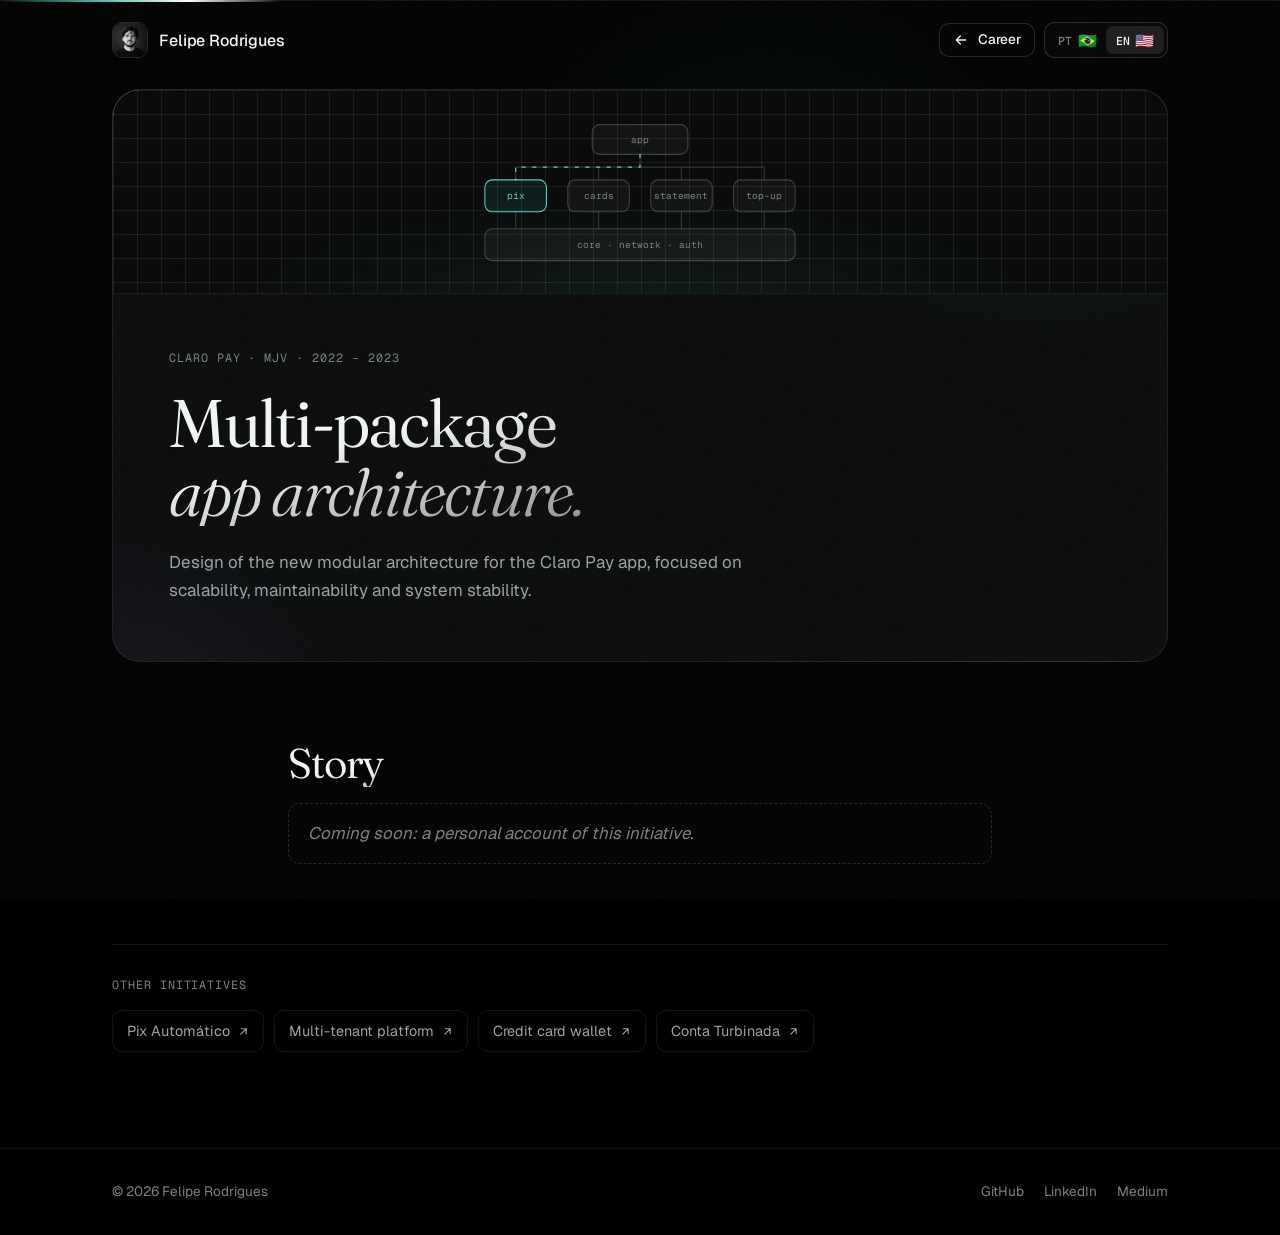
<file: iniciativas/multi-package.html>
<!doctype html>
<html lang="pt-BR">
<head>
<meta charset="utf-8">
<meta name="viewport" content="width=device-width, initial-scale=1, viewport-fit=cover">
<meta name="description" content="Desenho da nova arquitetura modular do app Claro Pay, com foco em escalabilidade, manutenibilidade e estabilidade do sistema.">
<meta property="og:title" content="Arquitetura multi-package do app. · Felipe Rodrigues">
<meta property="og:type" content="article">
<meta name="theme-color" content="#000000">
<link rel="icon" href="data:image/svg+xml,%3Csvg xmlns='http://www.w3.org/2000/svg' viewBox='0 0 32 32'%3E%3Crect width='32' height='32' rx='8' fill='%23000'/%3E%3Ccircle cx='16' cy='16' r='7' fill='none' stroke='%234fd1c1' stroke-width='3'/%3E%3C/svg%3E">
<title>Arquitetura multi-package do app. · Felipe Rodrigues</title>
<link rel="preconnect" href="https://fonts.googleapis.com">
<link rel="preconnect" href="https://fonts.gstatic.com" crossorigin>
<link rel="stylesheet" href="https://fonts.googleapis.com/css2?family=Fraunces:ital,opsz,wght@0,9..144,300..600;1,9..144,300..600&family=Geist:wght@400;500;600&family=Geist+Mono:wght@400;500&display=swap">
<link rel="stylesheet" href="../assets/style.css?v=14">
</head>
<body class="detail">
<div class="ambient" aria-hidden="true"><i class="ambient-glow"></i><i class="ambient-beam"></i></div>

<header class="wrap top">
  <a class="who" href="../index.html"><img class="avatar" src="[data-uri]" alt="" width="96" height="96"><span class="name">Felipe Rodrigues</span></a>
  <div class="top-right">
    <a class="btn btn-ghost btn-sm" href="../index.html"><svg viewBox="0 0 24 24" fill="none" stroke="currentColor" stroke-width="2" stroke-linecap="round" aria-hidden="true"><path d="M19 12H5M11 6l-6 6 6 6"/></svg><span data-i18n="back">Trajetória</span></a>
    <div class="lang" role="group" aria-label="Idioma / Language">
      <button type="button" data-lang="pt" aria-pressed="true">PT<span class="flag" aria-hidden="true">🇧🇷</span></button>
      <button type="button" data-lang="en" aria-pressed="false">EN<span class="flag" aria-hidden="true">🇺🇸</span></button>
    </div>
  </div>
</header>

<main class="wrap">
  <article class="case beam detail-card">
    <div class="card-vis">
      <svg class="vis" viewBox="0 0 320 150" aria-hidden="true">
      <rect class="b" x="115" y="10" width="90" height="28" rx="7"/><text x="160" y="24">app</text>
      <path class="ln" d="M160 38v12M43 50h234M43 50v12M121 50v12M199 50v12M277 50v12"/>
      <path class="al flow" d="M160 38v12H43v12"/>
      <rect class="a" x="14" y="62" width="58" height="30" rx="7"/><text class="ta" x="43" y="77">pix</text>
      <rect class="b" x="92" y="62" width="58" height="30" rx="7"/><text x="121" y="77">cards</text>
      <rect class="b" x="170" y="62" width="58" height="30" rx="7"/><text x="199" y="77">statement</text>
      <rect class="b" x="248" y="62" width="58" height="30" rx="7"/><text x="277" y="77">top-up</text>
      <path class="ln" d="M43 92v16M121 92v16M199 92v16M277 92v16"/>
      <rect class="b" x="14" y="108" width="292" height="30" rx="7"/><text x="160" y="123">core · network · auth</text>
      </svg>
    </div>
    <div class="case-copy">
      <span class="eyebrow">Claro Pay · MJV · 2022 – 2023</span>
      <h1 class="serif" data-i18n="title">Arquitetura <em>multi-package</em> do app.</h1>
      <p class="lede" data-i18n="summary">Desenho da nova arquitetura modular do app Claro Pay, com foco em escalabilidade, manutenibilidade e estabilidade do sistema.</p>
    </div>
  </article>

  <!-- Relato pessoal: substitua o parágrafo .placeholder pelo seu texto (pode usar vários <p>). Para o inglês, edite "story.p" no EN abaixo. -->
  <section class="story">
    <h2 class="serif" data-i18n="story.h">Relato</h2>
    <p class="placeholder" data-i18n="story.p">Em breve: um relato pessoal sobre esta iniciativa.</p>
  </section>

  <nav class="others" aria-label="Outras iniciativas">
    <span class="eyebrow" data-i18n="others.h">Outras iniciativas</span>
    <ul>
          <li><a href="pix-automatico.html"><span data-i18n="o.pix-automatico">Pix Automático</span> <svg viewBox="0 0 24 24" fill="none" stroke="currentColor" stroke-width="2" stroke-linecap="round" aria-hidden="true"><path d="M7 17 17 7M8 7h9v9"/></svg></a></li>
          <li><a href="multi-tenant.html"><span data-i18n="o.multi-tenant">Plataforma multi-tenant</span> <svg viewBox="0 0 24 24" fill="none" stroke="currentColor" stroke-width="2" stroke-linecap="round" aria-hidden="true"><path d="M7 17 17 7M8 7h9v9"/></svg></a></li>
          <li><a href="carteira-cartoes.html"><span data-i18n="o.carteira-cartoes">Carteira de cartões</span> <svg viewBox="0 0 24 24" fill="none" stroke="currentColor" stroke-width="2" stroke-linecap="round" aria-hidden="true"><path d="M7 17 17 7M8 7h9v9"/></svg></a></li>
          <li><a href="conta-turbinada.html"><span data-i18n="o.conta-turbinada">Conta Turbinada</span> <svg viewBox="0 0 24 24" fill="none" stroke="currentColor" stroke-width="2" stroke-linecap="round" aria-hidden="true"><path d="M7 17 17 7M8 7h9v9"/></svg></a></li>
    </ul>
  </nav>
</main>

<footer>
  <div class="wrap foot">
    <span>© <span class="year">2026</span> Felipe Rodrigues</span>
    <nav aria-label="Social">
      <a href="https://github.com/felipekjr" target="_blank" rel="noopener">GitHub</a>
      <a href="https://www.linkedin.com/in/felipekjr/" target="_blank" rel="noopener">LinkedIn</a>
      <a href="https://medium.com/@felipekjr" target="_blank" rel="noopener">Medium</a>
    </nav>
  </div>
</footer>

<script>
  window.EN = {
    "back": "Career",
    "title": "Multi-package <em>app architecture.</em>",
    "summary": "Design of the new modular architecture for the Claro Pay app, focused on scalability, maintainability and system stability.",
    "story.h": "Story",
    "story.p": "Coming soon: a personal account of this initiative.",
    "others.h": "Other initiatives",
    "o.pix-automatico": "Pix Automático",
    "o.multi-tenant": "Multi-tenant platform",
    "o.carteira-cartoes": "Credit card wallet",
    "o.conta-turbinada": "Conta Turbinada",
  };
</script>
<script src="../assets/detail.js"></script>
</body>
</html>
</file>
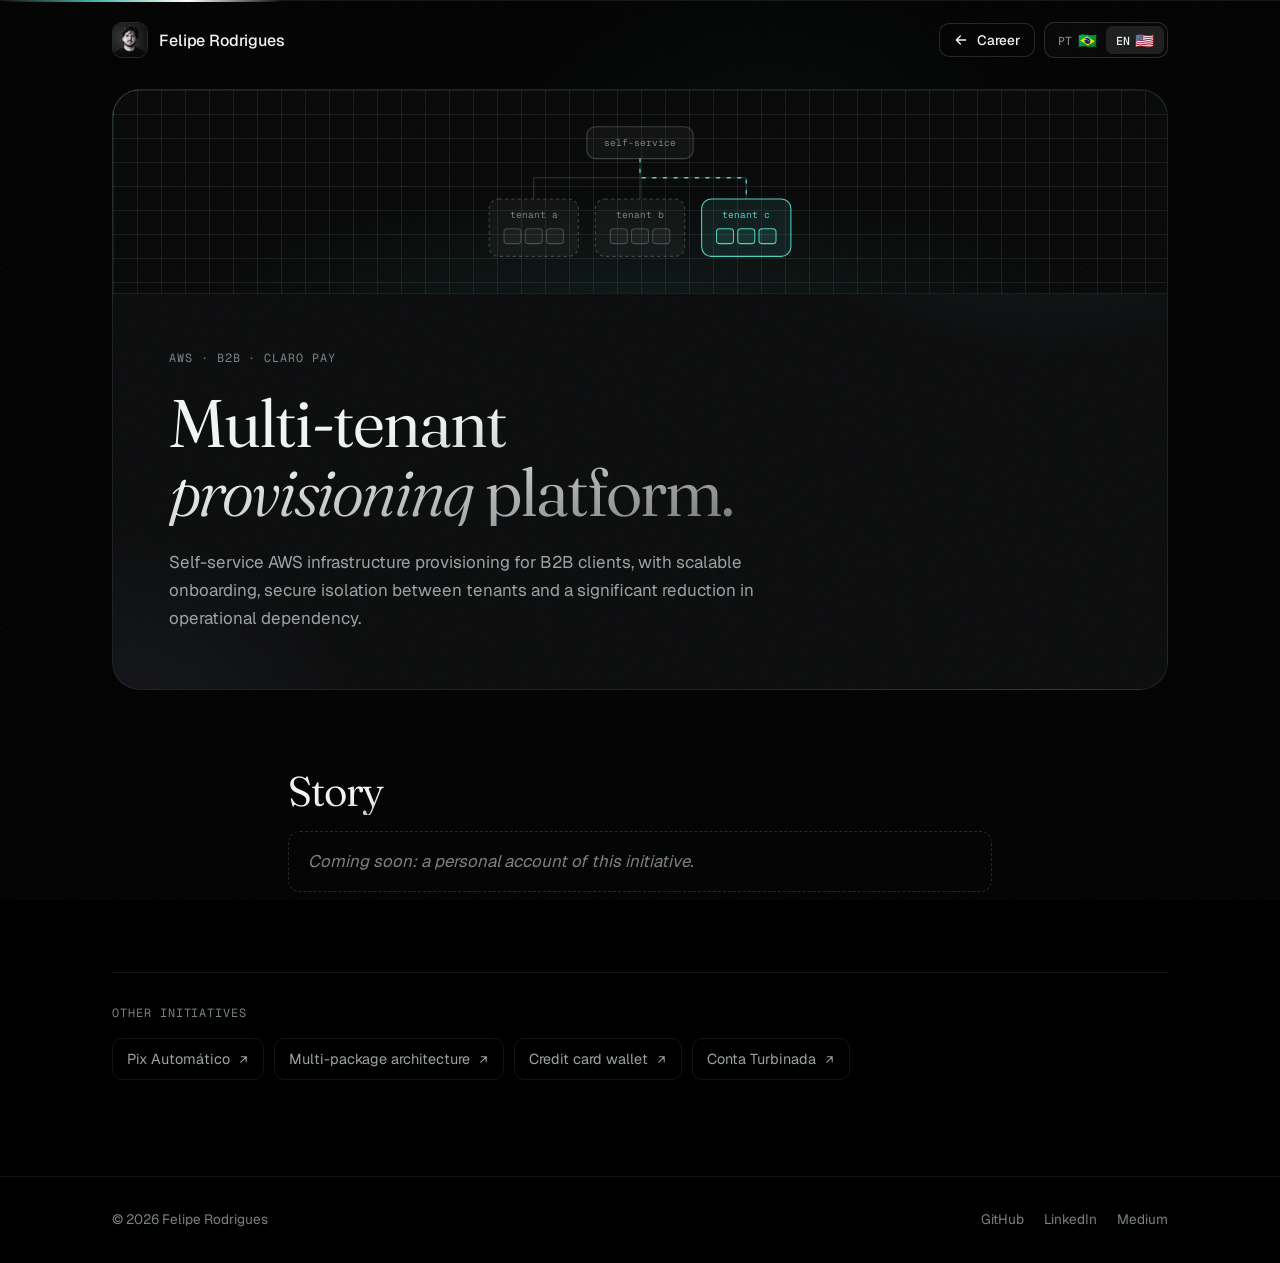
<file: iniciativas/multi-tenant.html>
<!doctype html>
<html lang="pt-BR">
<head>
<meta charset="utf-8">
<meta name="viewport" content="width=device-width, initial-scale=1, viewport-fit=cover">
<meta name="description" content="Auto-provisionamento de infraestrutura AWS em modelo self-service para clientes B2B, com onboarding escalável, isolamento seguro entre tenants e redução significativa da dependência operacional.">
<meta property="og:title" content="Plataforma multi-tenant de provisionamento. · Felipe Rodrigues">
<meta property="og:type" content="article">
<meta name="theme-color" content="#000000">
<link rel="icon" href="data:image/svg+xml,%3Csvg xmlns='http://www.w3.org/2000/svg' viewBox='0 0 32 32'%3E%3Crect width='32' height='32' rx='8' fill='%23000'/%3E%3Ccircle cx='16' cy='16' r='7' fill='none' stroke='%234fd1c1' stroke-width='3'/%3E%3C/svg%3E">
<title>Plataforma multi-tenant de provisionamento. · Felipe Rodrigues</title>
<link rel="preconnect" href="https://fonts.googleapis.com">
<link rel="preconnect" href="https://fonts.gstatic.com" crossorigin>
<link rel="stylesheet" href="https://fonts.googleapis.com/css2?family=Fraunces:ital,opsz,wght@0,9..144,300..600;1,9..144,300..600&family=Geist:wght@400;500;600&family=Geist+Mono:wght@400;500&display=swap">
<link rel="stylesheet" href="../assets/style.css?v=14">
</head>
<body class="detail">
<div class="ambient" aria-hidden="true"><i class="ambient-glow"></i><i class="ambient-beam"></i></div>

<header class="wrap top">
  <a class="who" href="../index.html"><img class="avatar" src="[data-uri]" alt="" width="96" height="96"><span class="name">Felipe Rodrigues</span></a>
  <div class="top-right">
    <a class="btn btn-ghost btn-sm" href="../index.html"><svg viewBox="0 0 24 24" fill="none" stroke="currentColor" stroke-width="2" stroke-linecap="round" aria-hidden="true"><path d="M19 12H5M11 6l-6 6 6 6"/></svg><span data-i18n="back">Trajetória</span></a>
    <div class="lang" role="group" aria-label="Idioma / Language">
      <button type="button" data-lang="pt" aria-pressed="true">PT<span class="flag" aria-hidden="true">🇧🇷</span></button>
      <button type="button" data-lang="en" aria-pressed="false">EN<span class="flag" aria-hidden="true">🇺🇸</span></button>
    </div>
  </div>
</header>

<main class="wrap">
  <article class="case beam detail-card">
    <div class="card-vis">
      <svg class="vis" viewBox="0 0 320 150" aria-hidden="true">
      <rect class="b" x="110" y="12" width="100" height="30" rx="8"/><text x="160" y="27">self-service</text>
      <path class="ln" d="M160 42v18M60 60h200M60 60v20M160 60v20M260 60v20"/>
      <path class="al flow" d="M160 42v18h100v20"/>
      <rect class="b dash" x="18" y="80" width="84" height="54" rx="9"/><text x="60" y="95">tenant a</text>
      <rect class="b dash" x="118" y="80" width="84" height="54" rx="9"/><text x="160" y="95">tenant b</text>
      <rect class="a" x="218" y="80" width="84" height="54" rx="9"/><text class="ta" x="260" y="95">tenant c</text>
      <rect class="b" x="32" y="108" width="16" height="14" rx="3"/><rect class="b" x="52" y="108" width="16" height="14" rx="3"/><rect class="b" x="72" y="108" width="16" height="14" rx="3"/>
      <rect class="b" x="132" y="108" width="16" height="14" rx="3"/><rect class="b" x="152" y="108" width="16" height="14" rx="3"/><rect class="b" x="172" y="108" width="16" height="14" rx="3"/>
      <rect class="a" x="232" y="108" width="16" height="14" rx="3"/><rect class="a" x="252" y="108" width="16" height="14" rx="3"/><rect class="a" x="272" y="108" width="16" height="14" rx="3"/>
      </svg>
    </div>
    <div class="case-copy">
      <span class="eyebrow">AWS · B2B · Claro Pay</span>
      <h1 class="serif" data-i18n="title">Plataforma multi-tenant de <em>provisionamento.</em></h1>
      <p class="lede" data-i18n="summary">Auto-provisionamento de infraestrutura AWS em modelo self-service para clientes B2B, com onboarding escalável, isolamento seguro entre tenants e redução significativa da dependência operacional.</p>
    </div>
  </article>

  <!-- Relato pessoal: substitua o parágrafo .placeholder pelo seu texto (pode usar vários <p>). Para o inglês, edite "story.p" no EN abaixo. -->
  <section class="story">
    <h2 class="serif" data-i18n="story.h">Relato</h2>
    <p class="placeholder" data-i18n="story.p">Em breve: um relato pessoal sobre esta iniciativa.</p>
  </section>

  <nav class="others" aria-label="Outras iniciativas">
    <span class="eyebrow" data-i18n="others.h">Outras iniciativas</span>
    <ul>
          <li><a href="pix-automatico.html"><span data-i18n="o.pix-automatico">Pix Automático</span> <svg viewBox="0 0 24 24" fill="none" stroke="currentColor" stroke-width="2" stroke-linecap="round" aria-hidden="true"><path d="M7 17 17 7M8 7h9v9"/></svg></a></li>
          <li><a href="multi-package.html"><span data-i18n="o.multi-package">Arquitetura multi-package</span> <svg viewBox="0 0 24 24" fill="none" stroke="currentColor" stroke-width="2" stroke-linecap="round" aria-hidden="true"><path d="M7 17 17 7M8 7h9v9"/></svg></a></li>
          <li><a href="carteira-cartoes.html"><span data-i18n="o.carteira-cartoes">Carteira de cartões</span> <svg viewBox="0 0 24 24" fill="none" stroke="currentColor" stroke-width="2" stroke-linecap="round" aria-hidden="true"><path d="M7 17 17 7M8 7h9v9"/></svg></a></li>
          <li><a href="conta-turbinada.html"><span data-i18n="o.conta-turbinada">Conta Turbinada</span> <svg viewBox="0 0 24 24" fill="none" stroke="currentColor" stroke-width="2" stroke-linecap="round" aria-hidden="true"><path d="M7 17 17 7M8 7h9v9"/></svg></a></li>
    </ul>
  </nav>
</main>

<footer>
  <div class="wrap foot">
    <span>© <span class="year">2026</span> Felipe Rodrigues</span>
    <nav aria-label="Social">
      <a href="https://github.com/felipekjr" target="_blank" rel="noopener">GitHub</a>
      <a href="https://www.linkedin.com/in/felipekjr/" target="_blank" rel="noopener">LinkedIn</a>
      <a href="https://medium.com/@felipekjr" target="_blank" rel="noopener">Medium</a>
    </nav>
  </div>
</footer>

<script>
  window.EN = {
    "back": "Career",
    "title": "Multi-tenant <em>provisioning</em> platform.",
    "summary": "Self-service AWS infrastructure provisioning for B2B clients, with scalable onboarding, secure isolation between tenants and a significant reduction in operational dependency.",
    "story.h": "Story",
    "story.p": "Coming soon: a personal account of this initiative.",
    "others.h": "Other initiatives",
    "o.pix-automatico": "Pix Automático",
    "o.multi-package": "Multi-package architecture",
    "o.carteira-cartoes": "Credit card wallet",
    "o.conta-turbinada": "Conta Turbinada",
  };
</script>
<script src="../assets/detail.js"></script>
</body>
</html>
</file>
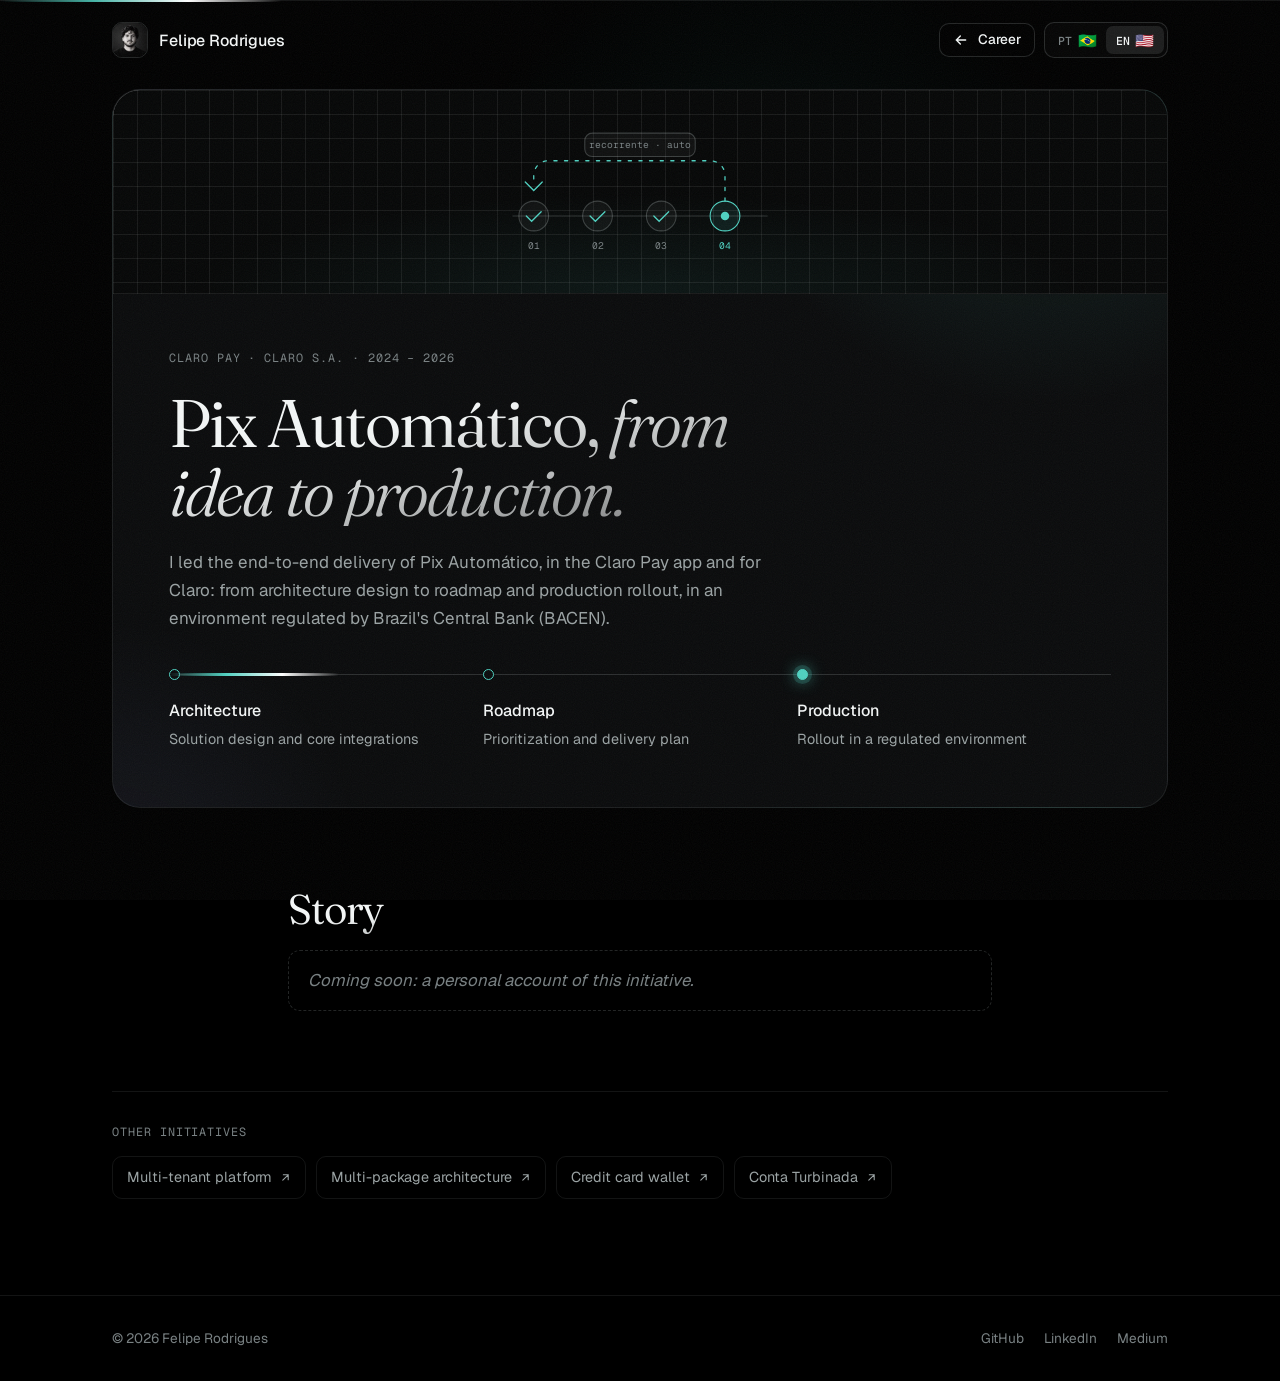
<file: iniciativas/pix-automatico.html>
<!doctype html>
<html lang="pt-BR">
<head>
<meta charset="utf-8">
<meta name="viewport" content="width=device-width, initial-scale=1, viewport-fit=cover">
<meta name="description" content="Liderei a implementação de ponta a ponta do Pix Automático, no app do Claro Pay e para a Claro: do desenho da arquitetura ao roadmap e ao rollout em produção, em ambiente regulado pelo BACEN.">
<meta property="og:title" content="Pix Automático, da ideia à produção. · Felipe Rodrigues">
<meta property="og:type" content="article">
<meta name="theme-color" content="#000000">
<link rel="icon" href="data:image/svg+xml,%3Csvg xmlns='http://www.w3.org/2000/svg' viewBox='0 0 32 32'%3E%3Crect width='32' height='32' rx='8' fill='%23000'/%3E%3Ccircle cx='16' cy='16' r='7' fill='none' stroke='%234fd1c1' stroke-width='3'/%3E%3C/svg%3E">
<title>Pix Automático, da ideia à produção. · Felipe Rodrigues</title>
<link rel="preconnect" href="https://fonts.googleapis.com">
<link rel="preconnect" href="https://fonts.gstatic.com" crossorigin>
<link rel="stylesheet" href="https://fonts.googleapis.com/css2?family=Fraunces:ital,opsz,wght@0,9..144,300..600;1,9..144,300..600&family=Geist:wght@400;500;600&family=Geist+Mono:wght@400;500&display=swap">
<link rel="stylesheet" href="../assets/style.css?v=14">
</head>
<body class="detail">
<div class="ambient" aria-hidden="true"><i class="ambient-glow"></i><i class="ambient-beam"></i></div>

<header class="wrap top">
  <a class="who" href="../index.html"><img class="avatar" src="[data-uri]" alt="" width="96" height="96"><span class="name">Felipe Rodrigues</span></a>
  <div class="top-right">
    <a class="btn btn-ghost btn-sm" href="../index.html"><svg viewBox="0 0 24 24" fill="none" stroke="currentColor" stroke-width="2" stroke-linecap="round" aria-hidden="true"><path d="M19 12H5M11 6l-6 6 6 6"/></svg><span data-i18n="back">Trajetória</span></a>
    <div class="lang" role="group" aria-label="Idioma / Language">
      <button type="button" data-lang="pt" aria-pressed="true">PT<span class="flag" aria-hidden="true">🇧🇷</span></button>
      <button type="button" data-lang="en" aria-pressed="false">EN<span class="flag" aria-hidden="true">🇺🇸</span></button>
    </div>
  </div>
</header>

<main class="wrap">
  <article class="case beam detail-card">
    <div class="card-vis">
      <svg class="vis" viewBox="0 0 320 150" aria-hidden="true">
      <path class="ln" d="M40 96h240"/>
      <path class="al flow" d="M240 82V58c0-8-6-14-14-14H74c-8 0-14 6-14 14v10"/>
      <path class="al" d="M52 64l8 8 8-8"/>
      <circle class="b" cx="60" cy="96" r="14"/><path class="al" d="M53 96l5 5 9-9"/>
      <circle class="b" cx="120" cy="96" r="14"/><path class="al" d="M113 96l5 5 9-9"/>
      <circle class="b" cx="180" cy="96" r="14"/><path class="al" d="M173 96l5 5 9-9"/>
      <circle class="a" cx="240" cy="96" r="14"/><circle class="fa" cx="240" cy="96" r="4"/>
      <text x="60" y="124">01</text><text x="120" y="124">02</text><text x="180" y="124">03</text><text class="ta" x="240" y="124">04</text>
      <rect class="b" x="108" y="18" width="104" height="22" rx="7"/><text x="160" y="29">recorrente · auto</text>
    </svg>
    </div>
    <div class="case-copy">
      <span class="eyebrow">Claro Pay · Claro S.A. · 2024 – 2026</span>
      <h1 class="serif" data-i18n="title">Pix Automático, <em>da ideia à produção.</em></h1>
      <p class="lede" data-i18n="summary">Liderei a implementação de ponta a ponta do Pix Automático, no app do Claro Pay e para a Claro: do desenho da arquitetura ao roadmap e ao rollout em produção, em ambiente regulado pelo BACEN.</p>
        <ol class="track">
          <li style="--d:.3s"><b data-i18n="s2.t">Arquitetura</b><span data-i18n="s2.d">Desenho da solução e integrações core</span></li>
          <li style="--d:1.45s"><b data-i18n="s3.t">Roadmap</b><span data-i18n="s3.d">Priorização e plano de entrega</span></li>
          <li><b data-i18n="s4.t">Produção</b><span data-i18n="s4.d">Rollout em ambiente regulado</span></li>
        </ol>
    </div>
  </article>

  <!-- Relato pessoal: substitua o parágrafo .placeholder pelo seu texto (pode usar vários <p>). Para o inglês, edite "story.p" no EN abaixo. -->
  <section class="story">
    <h2 class="serif" data-i18n="story.h">Relato</h2>
    <p class="placeholder" data-i18n="story.p">Em breve: um relato pessoal sobre esta iniciativa.</p>
  </section>

  <nav class="others" aria-label="Outras iniciativas">
    <span class="eyebrow" data-i18n="others.h">Outras iniciativas</span>
    <ul>
          <li><a href="multi-tenant.html"><span data-i18n="o.multi-tenant">Plataforma multi-tenant</span> <svg viewBox="0 0 24 24" fill="none" stroke="currentColor" stroke-width="2" stroke-linecap="round" aria-hidden="true"><path d="M7 17 17 7M8 7h9v9"/></svg></a></li>
          <li><a href="multi-package.html"><span data-i18n="o.multi-package">Arquitetura multi-package</span> <svg viewBox="0 0 24 24" fill="none" stroke="currentColor" stroke-width="2" stroke-linecap="round" aria-hidden="true"><path d="M7 17 17 7M8 7h9v9"/></svg></a></li>
          <li><a href="carteira-cartoes.html"><span data-i18n="o.carteira-cartoes">Carteira de cartões</span> <svg viewBox="0 0 24 24" fill="none" stroke="currentColor" stroke-width="2" stroke-linecap="round" aria-hidden="true"><path d="M7 17 17 7M8 7h9v9"/></svg></a></li>
          <li><a href="conta-turbinada.html"><span data-i18n="o.conta-turbinada">Conta Turbinada</span> <svg viewBox="0 0 24 24" fill="none" stroke="currentColor" stroke-width="2" stroke-linecap="round" aria-hidden="true"><path d="M7 17 17 7M8 7h9v9"/></svg></a></li>
    </ul>
  </nav>
</main>

<footer>
  <div class="wrap foot">
    <span>© <span class="year">2026</span> Felipe Rodrigues</span>
    <nav aria-label="Social">
      <a href="https://github.com/felipekjr" target="_blank" rel="noopener">GitHub</a>
      <a href="https://www.linkedin.com/in/felipekjr/" target="_blank" rel="noopener">LinkedIn</a>
      <a href="https://medium.com/@felipekjr" target="_blank" rel="noopener">Medium</a>
    </nav>
  </div>
</footer>

<script>
  window.EN = {
    "back": "Career",
    "title": "Pix Automático, <em>from idea to production.</em>",
    "summary": "I led the end-to-end delivery of Pix Automático, in the Claro Pay app and for Claro: from architecture design to roadmap and production rollout, in an environment regulated by Brazil's Central Bank (BACEN).",
    "s2.t": "Architecture", "s2.d": "Solution design and core integrations",
    "s3.t": "Roadmap", "s3.d": "Prioritization and delivery plan",
    "s4.t": "Production", "s4.d": "Rollout in a regulated environment",
    "story.h": "Story",
    "story.p": "Coming soon: a personal account of this initiative.",
    "others.h": "Other initiatives",
    "o.multi-tenant": "Multi-tenant platform",
    "o.multi-package": "Multi-package architecture",
    "o.carteira-cartoes": "Credit card wallet",
    "o.conta-turbinada": "Conta Turbinada",
  };
</script>
<script src="../assets/detail.js"></script>
</body>
</html>
</file>
<file: assets/style.css>
/* Shared by index.html and iniciativas/*.html.
   Layout: one 1120px column, dark by choice. The home opens on the career timeline with a sticky intro column (photo, name, statement, contact) on the left; then expertise and recommendations. Big serif heads, hairline grids, glowing beams. */
:root {
  color-scheme: dark;
  --bg: #000;
  --panel: #0a0b0c;
  --panel-2: #101213;
  --line: rgba(232, 246, 244, .08);
  --line-strong: rgba(232, 246, 244, .15);
  --fg: #f3f6f6;
  --muted: #9ba3a4;
  --dim: #798183;
  --accent: #4fd1c1;      /* Pix teal */
  --accent-soft: rgba(79, 209, 193, .14);
  --accent-glow: rgba(79, 209, 193, .35);
  --syn-key: #8fdcd2;
  --syn-str: #cfe3c0;
  --syn-num: #f2c48d;
  --syn-com: #5d6566;
  --lnum: #3a4042;

  --display: "Fraunces", "Iowan Old Style", "Georgia", serif;
  --sans: "Geist", ui-sans-serif, system-ui, -apple-system, "Segoe UI", sans-serif;
  --mono: "Geist Mono", ui-monospace, "SFMono-Regular", Menlo, Consolas, monospace;

  --max: 1120px;
  --gutter: clamp(16px, 4vw, 32px);
  --radius: 18px;
}

@property --ang { syntax: "<angle>"; initial-value: 0deg; inherits: false; }

* { box-sizing: border-box; }
html { scroll-behavior: smooth; scroll-padding-top: 24px; }
body {
  margin: 0;
  background: var(--bg);
  color: var(--fg);
  font: 400 16px/1.6 var(--sans);
  -webkit-font-smoothing: antialiased;
  overflow-x: hidden;
}
/* Film grain */
body::after {
  content: ""; position: fixed; inset: 0; z-index: 90; pointer-events: none; opacity: .05;
  background-image: url("data:image/svg+xml,%3Csvg xmlns='http://www.w3.org/2000/svg' width='180' height='180'%3E%3Cfilter id='n'%3E%3CfeTurbulence type='fractalNoise' baseFrequency='.9' numOctaves='3' stitchTiles='stitch'/%3E%3C/filter%3E%3Crect width='100%25' height='100%25' filter='url(%23n)'/%3E%3C/svg%3E");
}
a { color: inherit; text-decoration: none; }
img { max-width: 100%; display: block; }
::selection { background: var(--accent); color: var(--bg); }
:focus-visible { outline: 2px solid var(--accent); outline-offset: 3px; border-radius: 6px; }

.wrap { width: 100%; max-width: var(--max); margin-inline: auto; padding-inline: var(--gutter); }

/* ---------- Type ---------- */
.serif {
  font-family: var(--display);
  font-weight: 360;
  font-optical-sizing: auto;
  font-variation-settings: "SOFT" 0, "WONK" 0;
  letter-spacing: -0.028em;
  line-height: 1.02;
  text-wrap: balance;
  margin: 0;
  color: var(--fg);
  background: linear-gradient(to bottom right, var(--fg) 35%, rgba(243, 246, 246, .45));
  -webkit-background-clip: text;
  background-clip: text;
  -webkit-text-fill-color: transparent;
}
.serif em { font-style: italic; font-weight: 320; }
h2.serif { font-size: clamp(2.4rem, 5.4vw, 4rem); padding-bottom: .08em; }
.lede { color: var(--muted); font-size: 1.1rem; line-height: 1.65; max-width: 36rem; margin: 0; text-wrap: pretty; }
.eyebrow { font: 400 .74rem/1.4 var(--mono); color: var(--dim); text-transform: uppercase; letter-spacing: .08em; }

/* ---------- Buttons ---------- */
.btn {
  display: inline-flex; align-items: center; gap: .5rem;
  height: 44px; padding: 0 1.15rem;
  border-radius: 12px;
  font: 500 .95rem/1 var(--sans);
  border: 1px solid transparent;
  cursor: pointer;
  transition: background .2s, border-color .2s, color .2s, box-shadow .2s;
  white-space: nowrap;
}
.btn svg { width: 16px; height: 16px; }
.btn-primary { background: var(--fg); color: var(--bg); box-shadow: 0 0 0 0 var(--accent-glow); }
.btn-primary:hover { background: #fff; box-shadow: 0 0 32px -6px var(--accent-glow); }
.btn-ghost { background: rgba(0, 0, 0, .35); color: var(--fg); border-color: var(--line-strong); backdrop-filter: blur(8px); -webkit-backdrop-filter: blur(8px); }
.btn-ghost:hover { background: rgba(232, 246, 244, .07); }
.btn-sm { height: 34px; padding: 0 .85rem; font-size: .85rem; border-radius: 10px; }

/* ---------- Ambient background: a soft glow that follows the pointer, a hairline with a travelling pulse ---------- */
.ambient { position: fixed; inset: 0; z-index: -1; pointer-events: none; overflow: hidden; }
.ambient-glow {
  --gx: 60vw; --gy: 30vh;
  position: absolute; left: 0; top: 0; width: 1000px; height: 1000px; border-radius: 50%;
  background: radial-gradient(closest-side, rgba(79, 209, 193, .085), rgba(79, 209, 193, .025) 45%, transparent 70%);
  transform: translate(calc(var(--gx) - 500px), calc(var(--gy) - 500px));
  transition: transform 1.1s cubic-bezier(.2, .7, .2, 1);
  will-change: transform;
}
.ambient-beam { position: absolute; top: 0; left: 0; right: 0; height: 1px; background: var(--line); }
.ambient-beam::after {
  content: ""; position: absolute; top: -1px; left: 0; width: 22vw; height: 3px; border-radius: 3px;
  background: linear-gradient(90deg, transparent, rgba(79, 209, 193, .85), #fff, transparent);
  animation: sweep 11s linear infinite;
}
@keyframes sweep { from { transform: translateX(-100%); } to { transform: translateX(460%); } }
@keyframes drift { 0% { transform: translate(-10vw, -20vh); } 50% { transform: translate(40vw, 30vh); } 100% { transform: translate(10vw, 60vh); } }
@media (hover: none) { .ambient-glow { transition: none; animation: drift 40s ease-in-out infinite alternate; } }
@media (prefers-reduced-motion: reduce) { .ambient-beam::after { animation: none; } .ambient-glow { animation: none; transition: none; } }

/* Scroll-in reveal (classes are added by script, so the page is complete without it) */
.fx { opacity: 0; transform: translateY(22px); transition: opacity .7s ease, transform .9s cubic-bezier(.2, .7, .2, 1); }
.fx.in { opacity: 1; transform: none; }

/* ---------- Top bar & language ---------- */
.masthead { display: flex; flex-wrap: wrap; justify-content: space-between; align-items: center; gap: 1.5rem; padding-block: 1.6rem 0; }
.lang { display: inline-flex; padding: 3px; border-radius: 10px; border: 1px solid var(--line-strong); background: rgba(232, 246, 244, .02); font: 500 .72rem/1 var(--mono); }
.lang button { all: unset; cursor: pointer; display: inline-flex; align-items: center; gap: .35rem; padding: .4rem .6rem; border-radius: 7px; color: var(--dim); transition: color .2s, background .2s; }
.lang .flag { font-size: .95rem; line-height: 1; }
.lang button[aria-pressed="true"] { background: rgba(232, 246, 244, .1); color: var(--fg); }
.lang button:focus-visible { outline: 2px solid var(--accent); }
.who { display: inline-flex; align-items: center; gap: 1.25rem; min-width: 0; }
.masthead .who > div { min-width: 0; }
.name { font-weight: 500; letter-spacing: -.01em; }
.avatar { width: 36px; height: 36px; border-radius: 10px; object-fit: cover; border: 1px solid var(--line-strong); }
.detail .who { gap: .7rem; }

/* ---------- Intro column (photo, name, statement, contact) ---------- */
section.block.intro { padding-top: 3.5rem; }
.portrait { position: relative; width: 84px; flex: none; aspect-ratio: 1; border-radius: 18px; overflow: hidden; margin: 0; border: 1px solid var(--line-strong); box-shadow: 0 24px 60px -24px rgba(0, 0, 0, .95); }
.portrait img { width: 100%; height: 100%; object-fit: cover; }
.name-title { font-size: clamp(1.8rem, 3.2vw, 2.5rem); }
.role { margin: .2rem 0 0; }
.bio { flex-basis: 100%; margin: 1.6rem 0 0; max-width: 60ch; font: 350 1.08rem/1.55 var(--display); letter-spacing: -.005em; color: var(--muted); text-wrap: pretty; }
/* ---------- Articles ---------- */
.rows { border-top: 1px solid var(--line); }
.row { display: grid; grid-template-columns: 9.5rem minmax(0, 1fr) auto; gap: 1.5rem; align-items: center; padding-block: 1.4rem; border-bottom: 1px solid var(--line); }
.row .kind { font: 400 .78rem/1.3 var(--mono); color: var(--dim); }
.row .t { font: 360 clamp(1.25rem, 2.2vw, 1.6rem)/1.2 var(--display); letter-spacing: -.015em; transition: color .2s; }
.row .d { color: var(--muted); font-size: .92rem; margin-top: .3rem; }
.row svg { width: 20px; height: 20px; color: var(--dim); transition: transform .25s, color .25s; }
.row:hover .t { color: var(--accent); }
.row:hover svg { transform: translate(3px, -3px); color: var(--fg); }
.more { display: inline-flex; align-items: center; gap: .4rem; margin-top: 1.5rem; color: var(--muted); font-size: .92rem; transition: color .2s; }
.more:hover { color: var(--fg); }
.more svg { width: 14px; height: 14px; }
@media (max-width: 640px) { .row { grid-template-columns: minmax(0, 1fr) auto; gap: .4rem 1rem; } .row .kind { grid-column: 1 / -1; } }

/* ---------- Contact ---------- */
.talk { text-align: center; }
.talk .email { margin-inline: auto; }
.talk-inner { display: grid; justify-items: center; gap: 1.4rem; }
.talk h2.serif { font-size: clamp(2.6rem, 6vw, 4.4rem); }
.talk .lede { text-align: center; }
@media (max-width: 560px) { .masthead { flex-wrap: wrap; } .masthead .lang { order: -1; margin-left: auto; } .portrait { width: 64px; } }
.xp-grid { display: grid; grid-template-columns: minmax(0, .75fr) minmax(0, 1.65fr); gap: clamp(2rem, 5vw, 4.5rem); align-items: start; }
.xp-side { position: sticky; top: 3rem; display: grid; gap: .9rem; }
@media (max-width: 900px) { .xp-grid { grid-template-columns: minmax(0, 1fr); } .xp-side { position: static; } }
.edu-grid { list-style: none; margin: 0; padding: 0; display: grid; gap: .75rem; }
.find-title { margin-top: 1.6rem; }
.find { list-style: none; margin: 0; padding: 0; display: flex; gap: .6rem; }
.find .ico { all: unset; box-sizing: border-box; cursor: pointer; position: relative; width: 40px; height: 40px; display: grid; place-items: center; border-radius: 11px; border: 1px solid var(--line-strong); background: linear-gradient(180deg, rgba(232, 246, 244, .06), rgba(232, 246, 244, .01)); color: var(--fg); transition: color .25s, border-color .25s, box-shadow .25s; }
.find .ico:hover, .find .ico.done { color: var(--accent); border-color: rgba(79, 209, 193, .45); box-shadow: 0 0 20px -4px var(--accent-glow); }
.find .ico:focus-visible { outline: 2px solid var(--accent); outline-offset: 2px; }
.find .ico svg { width: 18px; height: 18px; fill: none; stroke: currentColor; stroke-width: 1.6; stroke-linecap: round; stroke-linejoin: round; }
.find .tip { position: absolute; left: 50%; top: calc(100% + 6px); translate: -50% 0; padding: .3rem .5rem; border-radius: 6px; background: var(--fg); color: var(--bg); font: 500 .7rem/1 var(--sans); white-space: nowrap; opacity: 0; pointer-events: none; transition: opacity .2s; }
.find .ico.done .tip { opacity: 1; }
.edu-grid li { display: grid; gap: .25rem; padding: 1.2rem 1.3rem; border: 1px solid var(--line); border-radius: 14px; background: var(--panel); }
.edu-grid .t { font-weight: 500; }
.edu-grid .d { color: var(--dim); font: 400 .74rem/1.4 var(--mono); }

/* ---------- Sections ---------- */
section.block { padding-block: clamp(5rem, 11vw, 8.5rem); }
.head { display: grid; gap: 1.1rem; margin-bottom: clamp(2.5rem, 5vw, 3.75rem); }
.head.center { justify-items: center; text-align: center; }
.head.center .lede { text-align: center; }

/* Spotlight that follows the pointer */
.spot { --mx: 50%; --my: 0%; position: relative; }
.spot::before {
  content: ""; position: absolute; inset: 0; border-radius: inherit; pointer-events: none; opacity: 0; transition: opacity .3s;
  background: radial-gradient(360px circle at var(--mx) var(--my), rgba(79, 209, 193, .09), transparent 60%);
}
.spot:hover::before { opacity: 1; }

/* Travelling beam on a border */
.beam::after {
  content: ""; position: absolute; inset: -1px; border-radius: inherit; padding: 1px; pointer-events: none;
  background: conic-gradient(from var(--ang), transparent 0 68%, rgba(79, 209, 193, .9) 80%, rgba(255, 255, 255, .8) 82%, transparent 92%);
  -webkit-mask: linear-gradient(#000 0 0) content-box, linear-gradient(#000 0 0);
  -webkit-mask-composite: xor;
  mask: linear-gradient(#000 0 0) content-box exclude, linear-gradient(#000 0 0);
  animation: beam 7s linear infinite;
}
@keyframes beam { to { --ang: 360deg; } }
@media (prefers-reduced-motion: reduce) { .beam::after { animation: none; } }

/* ---------- Initiative case (detail pages) ---------- */
.case {
  position: relative; border-radius: 28px; border: 1px solid var(--line);
  background:
    radial-gradient(ellipse 55% 90% at 88% -10%, rgba(79, 209, 193, .16), transparent 60%),
    radial-gradient(ellipse 40% 60% at 0% 110%, rgba(154, 166, 255, .07), transparent 60%),
    var(--panel);
  padding: clamp(1.8rem, 5vw, 3.75rem);
  display: grid; gap: clamp(2.5rem, 5vw, 3.75rem);
}
.case-copy { display: grid; gap: 1.25rem; }
.case h2.serif { font-size: clamp(2.5rem, 6vw, 4.6rem); max-width: 13ch; }
.case p { margin: 0; max-width: 40rem; color: var(--muted); font-size: 1.06rem; }
.track { list-style: none; margin: 0; padding: 0; display: grid; grid-template-columns: repeat(3, minmax(0, 1fr)); position: relative; }
.track::before { content: ""; position: absolute; left: 0; right: 0; top: 0; height: 1px; background: var(--line-strong); }
.track::after {
  content: ""; position: absolute; top: -1px; left: 0; width: 18%; height: 3px; border-radius: 3px;
  background: linear-gradient(90deg, transparent, var(--accent), #fff, transparent);
  animation: travel 4s linear infinite;
}
@keyframes travel { from { transform: translateX(-100%); } to { transform: translateX(560%); } }
.track li { position: relative; padding: 1.5rem 1.25rem 0 0; display: grid; gap: .35rem; align-content: start; }
.track li::before {
  content: ""; position: absolute; top: -5px; left: 0; width: 9px; height: 9px; border-radius: 999px;
  background: var(--panel); border: 1px solid var(--accent);
  animation: nodeLit 4s linear infinite; animation-delay: var(--d);
}
.track li:last-child::before { background: var(--accent); box-shadow: 0 0 0 4px rgba(79, 209, 193, .18), 0 0 16px var(--accent); animation: none; }
@keyframes nodeLit {
  0% { background: var(--accent); box-shadow: 0 0 0 4px rgba(79, 209, 193, .2), 0 0 16px var(--accent); }
  28%, 100% { background: var(--panel); box-shadow: none; }
}
.track b { font-weight: 500; }
.track span { color: var(--muted); font-size: .9rem; line-height: 1.5; }
@media (max-width: 720px) {
  .track { grid-template-columns: repeat(2, minmax(0, 1fr)); row-gap: 1.75rem; }
  .track::before, .track::after { display: none; }
  .track li { border-top: 1px solid var(--line-strong); }
}
@media (prefers-reduced-motion: reduce) { .track::after { display: none; } .track li::before { animation: none; } }

/* ---------- Illustration panel ---------- */
.card-vis {
  display: grid; place-items: center; padding: 1.4rem 1rem; border-bottom: 1px solid var(--line);
  background:
    radial-gradient(ellipse 60% 70% at 50% 100%, rgba(79, 209, 193, .07), transparent 70%),
    linear-gradient(var(--line) 1px, transparent 1px) 0 0 / 24px 24px,
    linear-gradient(90deg, var(--line) 1px, transparent 1px) 0 0 / 24px 24px;
  background-color: #060707;
}
.card-vis svg { width: 100%; max-width: 330px; height: auto; display: block; overflow: visible; }

.vis .b { fill: rgba(232, 246, 244, .035); stroke: rgba(232, 246, 244, .22); stroke-width: 1; }
.vis .ln { fill: none; stroke: rgba(232, 246, 244, .18); stroke-width: 1; }
.vis .a { fill: rgba(79, 209, 193, .09); stroke: var(--accent); stroke-width: 1; }
.vis .al { fill: none; stroke: var(--accent); stroke-width: 1.2; stroke-linecap: round; }
.vis .dash { stroke-dasharray: 3 3; }
.vis .flow { stroke-dasharray: 3 7; animation: dash 1.4s linear infinite; }
.vis .fa { fill: var(--accent); }
.vis .st0 { stop-color: var(--accent); stop-opacity: .28; }
.vis .st1 { stop-color: var(--accent); stop-opacity: 0; }
.vis text { font: 400 9px var(--mono); fill: var(--dim); text-anchor: middle; dominant-baseline: central; }
.vis .ta { fill: var(--accent); }
@keyframes dash { to { stroke-dashoffset: -20; } }
@media (prefers-reduced-motion: reduce) { .vis .flow { animation: none; } }

/* ---------- Expertise ---------- */
.grid-6 { display: grid; grid-template-columns: repeat(3, minmax(0, 1fr)); border: 1px solid var(--line); border-radius: var(--radius); overflow: hidden; }
.cell { padding: clamp(1.4rem, 3vw, 2rem); display: grid; gap: .7rem; align-content: start; border-right: 1px solid var(--line); border-bottom: 1px solid var(--line); }
.cell:nth-child(3n) { border-right: 0; }
.cell:nth-last-child(-n+3) { border-bottom: 0; }
.cell .ico { width: 38px; height: 38px; display: grid; place-items: center; border-radius: 11px; border: 1px solid var(--line-strong); background: linear-gradient(180deg, rgba(232, 246, 244, .06), rgba(232, 246, 244, .01)); color: var(--fg); transition: color .25s, border-color .25s, box-shadow .25s; }
.cell:hover .ico { color: var(--accent); border-color: rgba(79, 209, 193, .45); box-shadow: 0 0 20px -4px var(--accent-glow); }
.cell .ico svg { width: 18px; height: 18px; fill: none; stroke: currentColor; stroke-width: 1.6; stroke-linecap: round; stroke-linejoin: round; }
.cell h3 { margin: .35rem 0 0; font-size: 1.02rem; font-weight: 500; letter-spacing: -.01em; }
.cell p { margin: 0; color: var(--muted); font-size: .93rem; line-height: 1.6; }
.cell .stack { font: 400 .72rem/1.6 var(--mono); color: var(--dim); }
@media (max-width: 860px) {
  .grid-6 { grid-template-columns: repeat(2, minmax(0, 1fr)); }
  .cell:nth-child(n) { border-right: 1px solid var(--line); border-bottom: 1px solid var(--line); }
  .cell:nth-child(2n) { border-right: 0; }
  .cell:nth-last-child(-n+2) { border-bottom: 0; }
}
@media (max-width: 560px) {
  .grid-6 { grid-template-columns: minmax(0, 1fr); }
  .cell:nth-child(n) { border-right: 0; border-bottom: 1px solid var(--line); }
  .cell:last-child { border-bottom: 0; }
}

/* ---------- Career timeline ---------- */
.tl { --fill: 1; list-style: none; margin: 0; padding: 0 0 7rem 2.1rem; position: relative; }
.tl::before, .tl::after { content: ""; position: absolute; left: 4px; top: 2.2rem; bottom: 0; width: 1px; }
.tl::before { background: linear-gradient(var(--line-strong) 0, var(--line-strong) calc(100% - 7rem), transparent); }
.tl > li:last-child { border-bottom: 0; }
.tl > li:last-child::after { content: ""; position: absolute; left: calc(-2.1rem + 2px); bottom: -6.6rem; width: 5px; height: 5px; border-radius: 999px; background: var(--dim); opacity: .5; }
.tl::after { background: linear-gradient(var(--accent), rgba(79, 209, 193, .35) calc(100% - 7rem), transparent); box-shadow: 0 0 10px var(--accent); transform-origin: top; transform: scaleY(var(--fill)); }
.tl > li { position: relative; display: grid; grid-template-columns: 7.5rem minmax(0, 1fr); gap: .5rem 1.75rem; padding-block: 1.75rem; border-bottom: 1px solid var(--line); }
.tl > li:first-child { border-top: 1px solid var(--line); }
.tl > li::before {
  content: ""; position: absolute; left: calc(-2.1rem); top: 2.2rem; width: 9px; height: 9px; border-radius: 999px;
  background: var(--bg); border: 1px solid var(--line-strong); transition: background .4s, border-color .4s, box-shadow .4s; z-index: 1;
}
.tl > li.on::before { background: var(--accent); border-color: var(--accent); box-shadow: 0 0 0 4px rgba(79, 209, 193, .16), 0 0 14px var(--accent); }
.tl .when { font: 400 .8rem/1.9 var(--mono); color: var(--dim); font-variant-numeric: tabular-nums; }
.tl .now { display: inline-flex; align-items: center; gap: .45rem; color: var(--accent); }
.tl .main { display: grid; gap: .8rem; min-width: 0; }
.tl .who { display: grid; gap: .1rem; }
.tl .role { font-weight: 500; font-size: 1.06rem; letter-spacing: -.01em; }
.tl .org { color: var(--muted); font-size: .95rem; }
.tl .main > p { margin: 0; color: var(--muted); font-size: .95rem; }
.pts { margin: 0; padding: 0; list-style: none; display: grid; gap: .45rem; }
.pts li { position: relative; padding-left: 1rem; color: var(--muted); font-size: .93rem; line-height: 1.55; }
.pts li::before { content: ""; position: absolute; left: 0; top: .7em; width: 5px; height: 1px; background: var(--dim); }
.ini { color: var(--fg); font-weight: 500; text-decoration: underline; text-decoration-thickness: 1px; text-underline-offset: 3px; text-decoration-color: rgba(79, 209, 193, .55); transition: color .2s, text-decoration-color .2s; }
.ini::after { content: "\2197"; font-size: .78em; margin-left: .22em; color: var(--accent); }
.ini:hover { color: var(--accent); text-decoration-color: var(--accent); }
.tags { display: flex; flex-wrap: wrap; gap: .4rem; list-style: none; margin: 0; padding: 0; }
.tags li { font: 400 .72rem/1 var(--mono); color: var(--muted); padding: .38rem .55rem; border-radius: 7px; border: 1px solid var(--line); background: rgba(232, 246, 244, .02); }
@media (max-width: 560px) { .tl > li { grid-template-columns: minmax(0, 1fr); } }

/* ---------- Recommendations ---------- */
.quotes { display: grid; grid-template-columns: repeat(2, minmax(0, 1fr)); gap: 1rem; }
.quote { position: relative; margin: 0; padding: 2rem 1.5rem 1.4rem; border: 1px solid var(--line); border-radius: var(--radius); background: var(--panel); display: grid; gap: 1.1rem; align-content: space-between; overflow: hidden; }
.quote::after { content: "\201C"; position: absolute; top: .3rem; left: 1rem; font: 400 3rem/1 var(--display); color: var(--accent); opacity: .5; pointer-events: none; }
.quote blockquote { margin: 0; font: 350 clamp(1rem, 1.3vw, 1.1rem)/1.5 var(--display); letter-spacing: -.01em; color: var(--fg); font-variation-settings: "SOFT" 0, "WONK" 0; text-wrap: pretty; }
.quote figcaption { display: flex; align-items: center; gap: .8rem; font-size: .9rem; }
.quote figcaption .av { width: 30px; height: 30px; border-radius: 999px; display: grid; place-items: center; font: 500 .75rem/1 var(--mono); color: var(--accent); background: var(--accent-soft); border: 1px solid rgba(79, 209, 193, .3); }
.quote figcaption b { font-weight: 500; display: block; }
.quote figcaption span { color: var(--dim); font: 400 .74rem/1.4 var(--mono); }
.quote-note { margin: 1rem 0 0; color: var(--dim); font: 400 .74rem/1.4 var(--mono); text-align: center; }
@media (max-width: 760px) { .quotes { grid-template-columns: minmax(0, 1fr); } }

.email { display: inline-flex; align-items: center; gap: .25rem; max-width: 100%; padding: .35rem .35rem .35rem 1rem; border-radius: 14px; border: 1px solid var(--line-strong); background: rgba(232, 246, 244, .03); }
.email span { font: 400 .95rem/1 var(--mono); color: var(--fg); user-select: all; overflow: hidden; text-overflow: ellipsis; }
.cta-links { display: flex; flex-wrap: wrap; gap: .6rem; }
.sr-status { position: absolute; width: 1px; height: 1px; overflow: hidden; clip: rect(0 0 0 0); }

footer { border-top: 1px solid var(--line); }
.foot { display: flex; flex-wrap: wrap; align-items: center; justify-content: space-between; gap: 1.25rem; padding-block: 2rem; font-size: .85rem; color: var(--dim); }
.foot nav { display: flex; gap: 1.25rem; flex-wrap: wrap; }
.foot a:hover { color: var(--fg); }
.foot .clock { font-family: var(--mono); font-variant-numeric: tabular-nums; }

/* ---------- Detail pages (iniciativas/) ---------- */
.detail main { padding-block: .5rem clamp(4rem, 8vw, 6rem); }
.top { display: flex; justify-content: space-between; align-items: center; gap: 1rem; padding-block: 1.4rem; }
.top-right { display: flex; align-items: center; gap: .6rem; }
.detail-card { padding: 0; overflow: hidden; gap: 0; }
.detail-card .card-vis { padding: 1.5rem 1.5rem 1.25rem; }
.detail-card .card-vis svg { max-width: 340px; }
.detail-card .case-copy { padding: clamp(1.8rem, 5vw, 3.5rem); gap: 1.4rem; }
.detail-card h1.serif { font-size: clamp(2.3rem, 5.5vw, 4.2rem); max-width: 14ch; }
.detail-card .track { margin-top: 1.2rem; }
.story { max-width: 44rem; margin: clamp(3rem, 7vw, 5rem) auto 0; display: grid; gap: 1rem; }
.story h2.serif { font-size: clamp(1.8rem, 4vw, 2.6rem); }
.story p { margin: 0; color: var(--muted); font-size: 1.05rem; }
.story .placeholder { color: var(--dim); font-style: italic; border: 1px dashed var(--line-strong); border-radius: 12px; padding: 1rem 1.2rem; }
.others { margin-top: clamp(3rem, 7vw, 5rem); border-top: 1px solid var(--line); padding-top: 2rem; display: grid; gap: 1rem; }
.others ul { list-style: none; margin: 0; padding: 0; display: flex; flex-wrap: wrap; gap: .6rem; }
.others a { display: inline-flex; align-items: center; gap: .45rem; padding: .55rem .85rem; border: 1px solid var(--line); border-radius: 10px; font-size: .9rem; color: var(--muted); transition: color .2s, border-color .2s; }
.others a:hover { color: var(--fg); border-color: var(--line-strong); }
.others a svg { width: 13px; height: 13px; }
</file>
